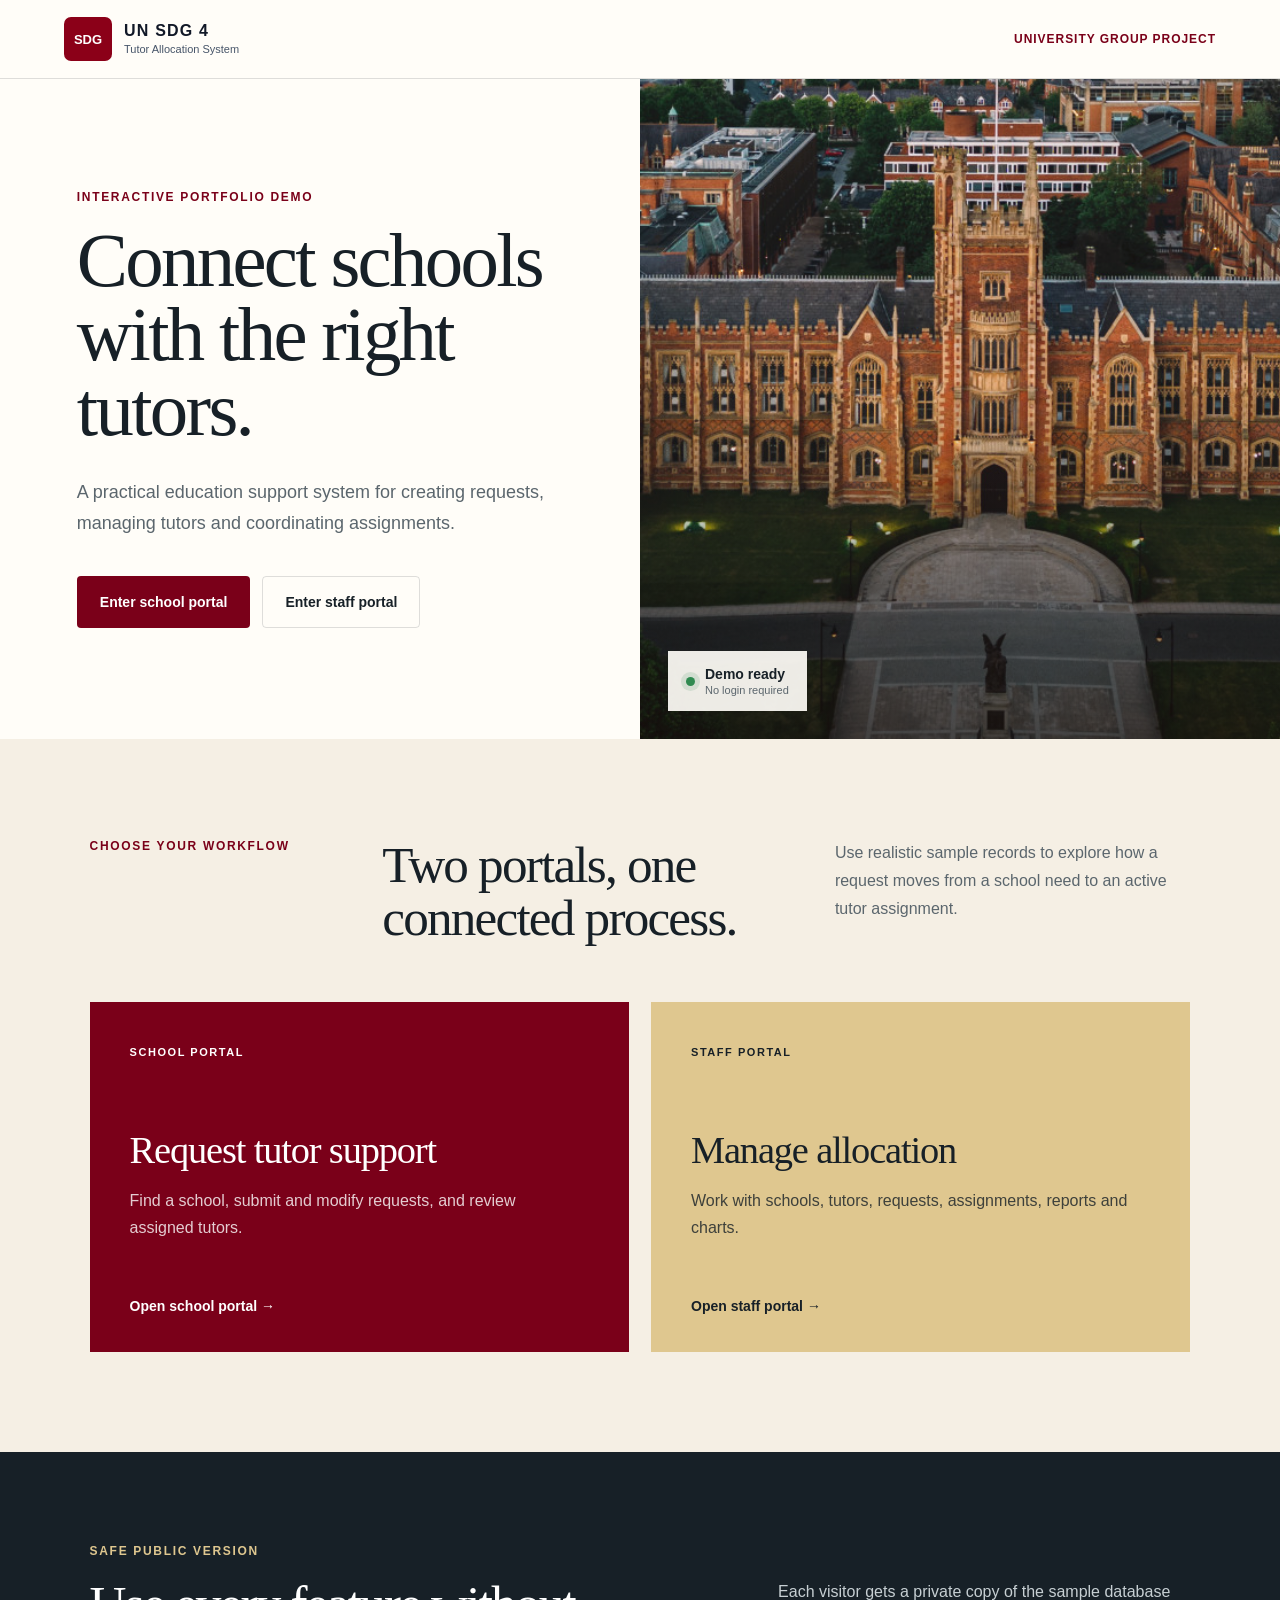
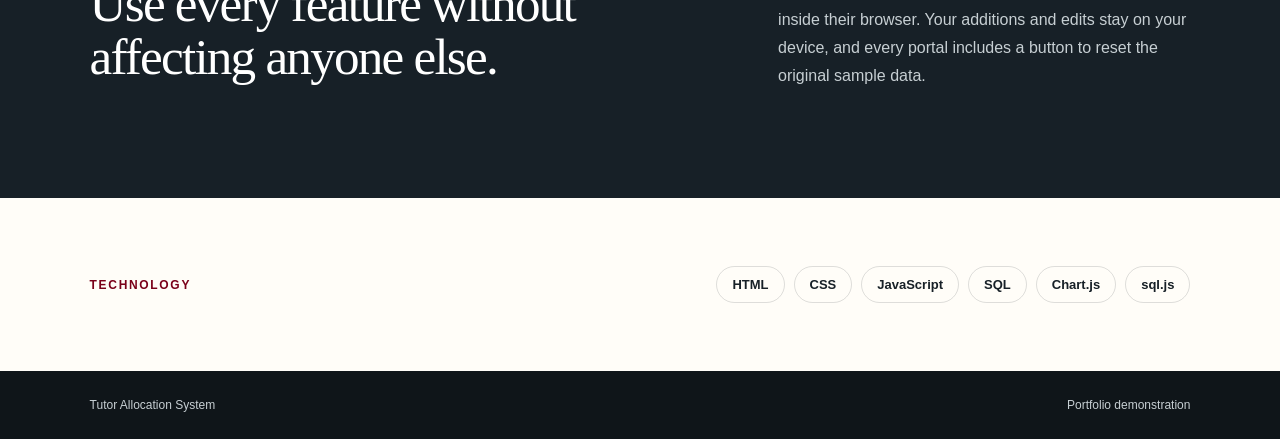
<file: BITCNI-Tutor-Allocation/public/demo/index.html>
<!DOCTYPE html>
<html lang="en">
<head>
  <meta charset="UTF-8">
  <meta name="viewport" content="width=device-width, initial-scale=1.0">
  <meta name="description" content="Interactive portfolio demo of the BITCNI Tutor Allocation System.">
  <title>Tutor Allocation System</title>
  <link rel="icon" href="favicon.ico">
  <link rel="stylesheet" href="GeneralCSS/portfolio.css">
</head>
<body>
  <header class="topbar">
    <a class="brand" href="index.html"
   aria-label="UN SDG 4 Tutor Allocation System home">

  <span class="brand-mark" aria-hidden="true"
        style="
          display: grid;
          place-items: center;
          width: 48px;
          height: 44px;
          min-width: 48px;
          padding: 0;
          overflow: hidden;
          box-sizing: border-box;
          background: #8b0018;
          color: white;
          border-radius: 7px;
          font-family: 'Segoe UI', Arial, sans-serif;
          font-size: 13px;
          font-weight: 800;
          line-height: 1;
          letter-spacing: 0;
        ">
    SDG
  </span>

  <span style="display: flex; flex-direction: column; gap: 2px;">
    <strong style="
      font-family: 'Trebuchet MS', 'Segoe UI', Arial, sans-serif;
      font-size: 16px;
      font-weight: 800;
      letter-spacing: 1.2px;
      line-height: 1.1;
      color: #111827;
    ">
      UN SDG 4
    </strong>

    <small style="
      font-family: 'Segoe UI', Arial, sans-serif;
      font-size: 11px;
      line-height: 1.2;
      color: #475569;
    ">
      Tutor Allocation System
    </small>
  </span>
</a>
    <span class="project-label">University group project</span>
  </header>

  <main>
    <section class="hero">
      <div class="hero-copy">
        <p class="eyebrow">Interactive portfolio demo</p>
        <h1>Connect schools with the right tutors.</h1>
        <p class="summary">A practical education support system for creating requests, managing tutors and coordinating assignments.</p>
        <div class="actions">
          <a class="button primary" href="school/index.html">Enter school portal</a>
          <a class="button secondary" href="staff/index.html">Enter staff portal</a>
        </div>
      </div>
      <div class="hero-image">
        <img src="Images/lanyon 1600 x 575 .jpg" alt="Aerial view of the Lanyon Building at Queen's University Belfast">
        <div class="status-card"><span aria-hidden="true"></span><strong>Demo ready</strong><small>No login required</small></div>
      </div>
    </section>

    <section class="portal-section">
      <div class="section-heading">
        <p class="eyebrow">Choose your workflow</p>
        <h2>Two portals, one connected process.</h2>
        <p>Use realistic sample records to explore how a request moves from a school need to an active tutor assignment.</p>
      </div>
      <div class="portal-grid">
        <a class="portal-card school" href="school/index.html">
          <span>School portal</span>
          <h3>Request tutor support</h3>
          <p>Find a school, submit and modify requests, and review assigned tutors.</p>
          <strong>Open school portal →</strong>
        </a>
        <a class="portal-card staff" href="staff/index.html">
          <span>Staff portal</span>
          <h3>Manage allocation</h3>
          <p>Work with schools, tutors, requests, assignments, reports and charts.</p>
          <strong>Open staff portal →</strong>
        </a>
      </div>
    </section>

    <section class="demo-note">
      <div><p class="eyebrow">Safe public version</p><h2>Use every feature without affecting anyone else.</h2></div>
      <p>Each visitor gets a private copy of the sample database inside their browser. Your additions and edits stay on your device, and every portal includes a button to reset the original sample data.</p>
    </section>

    <section class="stack">
      <p class="eyebrow">Technology</p>
      <ul aria-label="Project technologies"><li>HTML</li><li>CSS</li><li>JavaScript</li><li>SQL</li><li>Chart.js</li><li>sql.js</li></ul>
    </section>
  </main>

  <footer><span>Tutor Allocation System</span><span>Portfolio demonstration</span></footer>
</body>
</html>
</file>
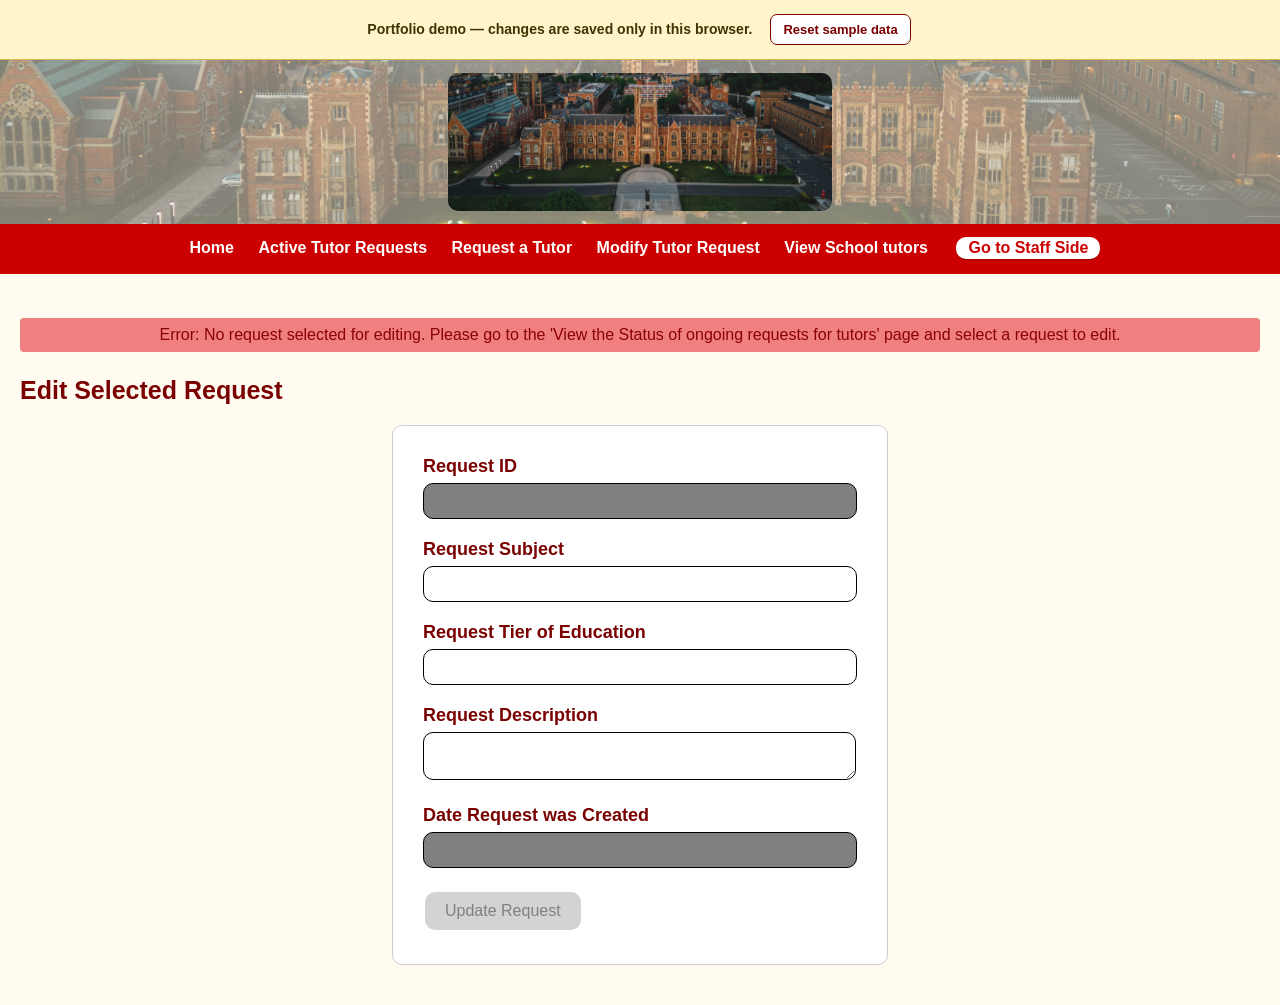
<file: BITCNI-Tutor-Allocation/public/demo/school/edit_request.html>
<!DOCTYPE html>
<html lang="en">

<head>
    <meta charset="UTF-8">
    <meta name="viewport" content="width=device-width, initial-scale=1.0">
    <title>School Home Page</title>
    <link href="../GeneralCSS/Style.css" rel="stylesheet" />

    <style>

    </style>

</head>

<body>
    <!-- banner containing image -->
    <div class="banner" style="text-align: center;">
        <img src="../Images/lanyon 1600 x 575 .jpg" alt="lanyon banner image">
    </div>

    <br>

    <div class="nav">
        <a href="index.html">Home</a> 
        <a href="my_requests.html">Active Tutor Requests</a> 
        <a href="submit_request.html">Request a Tutor</a> 
        <a href="edit_request.html">Modify Tutor Request</a> 
        <a href="my_tutor.html">View School tutors</a>
        <a class="nav-switch" href="../staff/index.html">Go to Staff Side</a>
    </div>

    <div class="main">


        <!-- Table shall be populated with request selected on previous page to be edited -->
        <div id="tableRequestToEdit">


        </div>
        <br>
        <!--Feedback messages to be presented to the user or their browser-->
        <div id="message"></div>

        <br>

        <h3>Edit Selected Request</h3>

        <form id="editForm">

            <div class="form-row">
                <label for="editRequestID">Request ID</label>
                <input type="text" id="editRequestID" class="readOnly" readonly>
                <!-- readonly, requestID cannot be edited -->
            </div>

            <div class="form-row">
                <label for="editRequestSubject">Request Subject</label>
                <input type="text" id="editRequestSubject">
            </div>

            <div class="form-row">
                <label for="editRequestTier">Request Tier of Education</label>
                <input type="text" id="editRequestTier">
            </div>

            <div class="form-row">
                <label for="editRequestDescription">Request Description</label>
                <textarea id="editRequestDescription" row="5" cols="50"></textarea>
            </div>

            <div class="form-row">
                <label for="editRequestDate">Date Request was Created</label>
                <input type="text" id="editRequestDate" readonly> <!-- readonly, requestOpenDate cannot be edited -->
            </div>

            <button type="submit" id="submitEditButton" class="readOnly">Update Request</button>
        </form>

    </div>

    <script src="../vendor/sqljs/sql-wasm.js"></script>
    <script src="../js/browser-db.js"></script>
    <script src="../js/main.js"></script>

    <script>

        // assighn variables to elements 
        const messageOutput = document.querySelector("#message");
        const tableRequestToEdit = document.querySelector("#tableRequestToEdit");
        const submitEditButton = document.querySelector("#submitEditButton");

        submitEditButton.disabled = true; // disable submitEditButton by default, shall be enabled when a request to edit has been passed to this page 

        //ensure that page has loaded before running the code below 
        document.addEventListener("DOMContentLoaded", async () => {

            resetEditForm(); // reset edit form
            resetTableRequestToEdit(); // reset table containing details of request to edit 

            // reset message div before running validation
            resetFeedbackMessage();

            let requestToEdit = getEditRequestSelection(); //get requestToEdit 

            if (!requestToEdit) { // if no requestToEdit is returned, print error message 
                resetFeedbackMessage();
                messageOutput.classList.add("errorMessage");
                messageOutput.textContent = "Error: No request selected for editing. Please go to the 'View the Status of ongoing requests for tutors' page and select a request to edit.";
                submitEditButton.disabled = true //disable submit button 
                return; // exit script 
            }

            // get string to apply in fields in table and edit field 
            requestToEdit.requestSubjectName = await getRequestSubjectName(requestToEdit); 
            requestToEdit.requestEduLevel = await getRequestEduLevel(requestToEdit);

            // if this point is reached, a valid request was found
            resetFeedbackMessage();
            messageOutput.classList.add("feedbackMessage");
            messageOutput.textContent = "Request loaded successfully. You may now edit the details below.";

            populateRequestToEditTable(requestToEdit, tableRequestToEdit); // pass request to edit 
            populateEditForm(requestToEdit);

            submitEditButton.disabled = false; // make Update Request button usable 

        });

        // Update the selected request in the database with the details currently in the form fields.
        document.querySelector("#editForm").addEventListener("submit", async (event) => {

            event.preventDefault(); // prevent default form submission behaviour

            const updatedRequest = {
                requestID: Number(document.querySelector("#editRequestID").value),
                requestSubjectName: document.querySelector("#editRequestSubject").value.trim(),
                requestEduLevel: document.querySelector("#editRequestTier").value.trim(),
                requestDescription: document.querySelector("#editRequestDescription").value.trim(),
                requestOpenDate: document.querySelector("#editRequestDate").value
            };

            // Validate the updated request details before attempting to update the database. TODO 
            const validateEditMessage = validateRequestEdit(updatedRequest); // check updated request details are valid 

            if (validateEditMessage !== null) { // if updated request details are not valid, print message and exit function 
                resetFeedbackMessage();
                messageOutput.classList.add("errorMessage");
                messageOutput.textContent = validateEditMessage;
                return; // exit function, will not attempt to update database 
            }

            // create SQL query to update request in DB, will need to determine the subjectID of written subject name given in the editted request when submitted 
            const updateRequestSQL = `
                UPDATE tblRequest
                SET 
                    requestEduLevel = '${updatedRequest.requestEduLevel}', 
                    requestDescription = '${updatedRequest.requestDescription}',
                    subjectID = (
                        SELECT subjectID 
                        FROM tblSubject 
                        WHERE subjectName = '${updatedRequest.requestSubjectName}'
                    )
                WHERE requestID = ${updatedRequest.requestID};
            `;

            // send SQL query to database and await response
            const result = await runWriteSQL(updateRequestSQL);

            if (result) { // if update was successful, print success message and reset form and table 
                resetFeedbackMessage();
                messageOutput.classList.add("feedbackMessage");
                messageOutput.textContent = "Request updated successfully.";

                // Refresh the table with the updated values
                resetTableRequestToEdit();
                populateRequestToEditTable(updatedRequest, tableRequestToEdit)
                return;
            } else { // if update was not successful, print error message 
                resetFeedbackMessage();
                messageOutput.classList.add("errorMessage");
                messageOutput.textContent = "Unable to update the request. Please try again.";
            }

        });

        const populateRequestToEditTable = (requestToEdit, tableRequestToEdit) => {

            //create table element 
            const requestTable = document.createElement("table");

            // CREATE TABLE HEADER 

            //create table header row
            const requestHeaderRow = document.createElement("tr");

            //create and populate header row cells 

            // Request ID column 
            const requestIDHeader = document.createElement("th");
            requestIDHeader.textContent = "Request ID";
            requestHeaderRow.appendChild(requestIDHeader);

            // Request Subject column 
            const requestSubjectHeader = document.createElement("th");
            requestSubjectHeader.textContent = "Request Subject";
            requestHeaderRow.appendChild(requestSubjectHeader);

            // Request Tier of Education column 
            const requestEduLevelHeader = document.createElement("th");
            requestEduLevelHeader.textContent = "Request Tier of Education";
            requestHeaderRow.appendChild(requestEduLevelHeader);

            // Request Description column 
            const requestDescriptionHeader = document.createElement("th");
            requestDescriptionHeader.textContent = "Request Description";
            requestHeaderRow.appendChild(requestDescriptionHeader);

            // Request Date Request was Created column 
            const requestOpenDateHeader = document.createElement("th");
            requestOpenDateHeader.textContent = "Date Request was Created";
            requestHeaderRow.appendChild(requestOpenDateHeader);

            // CREATE REQUEST TABLE BODY

            // create/populate request row
            const requestRow = document.createElement("tr");

            // create/populate Request ID cell
            const requestIDCell = document.createElement("td");
            requestIDCell.textContent = requestToEdit.requestID;
            requestRow.appendChild(requestIDCell);

            // create/populate Subject cell
            const requestSubjectCell = document.createElement("td");
            requestSubjectCell.textContent = requestToEdit.requestSubjectName;
            requestRow.appendChild(requestSubjectCell);

            // create/populate Tier of Education cell
            const requestEduLevelCell = document.createElement("td");
            requestEduLevelCell.textContent = requestToEdit.requestEduLevel;
            requestRow.appendChild(requestEduLevelCell);

            // create/populate Description cell
            const requestDescriptionCell = document.createElement("td");
            requestDescriptionCell.textContent = requestToEdit.requestDescription;
            requestRow.appendChild(requestDescriptionCell);

            // create/populate Date Request was Created cell
            const requestOpenDateCell = document.createElement("td");
            requestOpenDateCell.textContent = requestToEdit.requestOpenDate;
            requestRow.appendChild(requestOpenDateCell);

            // append header row and request row to table
            requestTable.appendChild(requestHeaderRow);
            requestTable.appendChild(requestRow);

            // append table to page
            tableRequestToEdit.appendChild(requestTable);

        };

        const populateEditForm = (requestToEdit) => {

            // Copy the chosen student's data from the table into the form fields.
            document.querySelector("#editRequestID").value = requestToEdit.requestID;
            document.querySelector("#editRequestSubject").value = requestToEdit.requestSubjectName;
            document.querySelector("#editRequestTier").value = requestToEdit.requestEduLevel;
            document.querySelector("#editRequestDescription").value = requestToEdit.requestDescription;
            document.querySelector("#editRequestDate").value = requestToEdit.requestOpenDate;

        };

        const resetTableRequestToEdit = () => {
            const tableRequestToEdit = document.querySelector("#tableRequestToEdit");
            tableRequestToEdit.innerHTML = ""; // Clear the content of the table output element
        };

        const resetEditForm = () => {
            // Clear the form fields.
            const editForm = document.querySelector("#editForm");

            editForm.reset();
        };

        //function to clear feedback messages 
        const resetFeedbackMessage = () => {

            //clear error/feedback messages 
            messageOutput.textContent = "";

            //clear classes from search messages to reset internal CSS styling 
            messageOutput.classList.remove("errorMessage", "feedbackMessage");
        };

        const getRequestSubjectName = async (requestToEdit) => {

            // write sql query to get the name of the subject with subjectID number given in requestToEdit 
            const sql = `SELECT subjectName FROM tblSubject WHERE subjectID = ${Number(requestToEdit.requestSubject)}`;

            const subjectNameSQL = await runSQL(sql); // will get name of subject 

            if (subjectNameSQL && subjectNameSQL.data && subjectNameSQL.data.length > 0) { // if sql query successful
                return subjectNameSQL.data[0].subjectName; // get string containing name of subject
            }

            return null; // else return null 

        };

        // Need to get selected Request EduLevel directly due to changes on other webpages and functions 
        const getRequestEduLevel = async (requestToEdit) => {

            const sql = `SELECT requestEduLevel FROM tblRequest WHERE requestID = ${Number(requestToEdit.requestID)}`; // will get eduLevel

            const result = await runSQL(sql); // if sql query successful
            if (result && result.data && result.data.length > 0) {
                return result.data[0].requestEduLevel; // get string containing eduLevel
            }

            return null; // else return null 
        };

    </script>

</body>

</html>
</file>
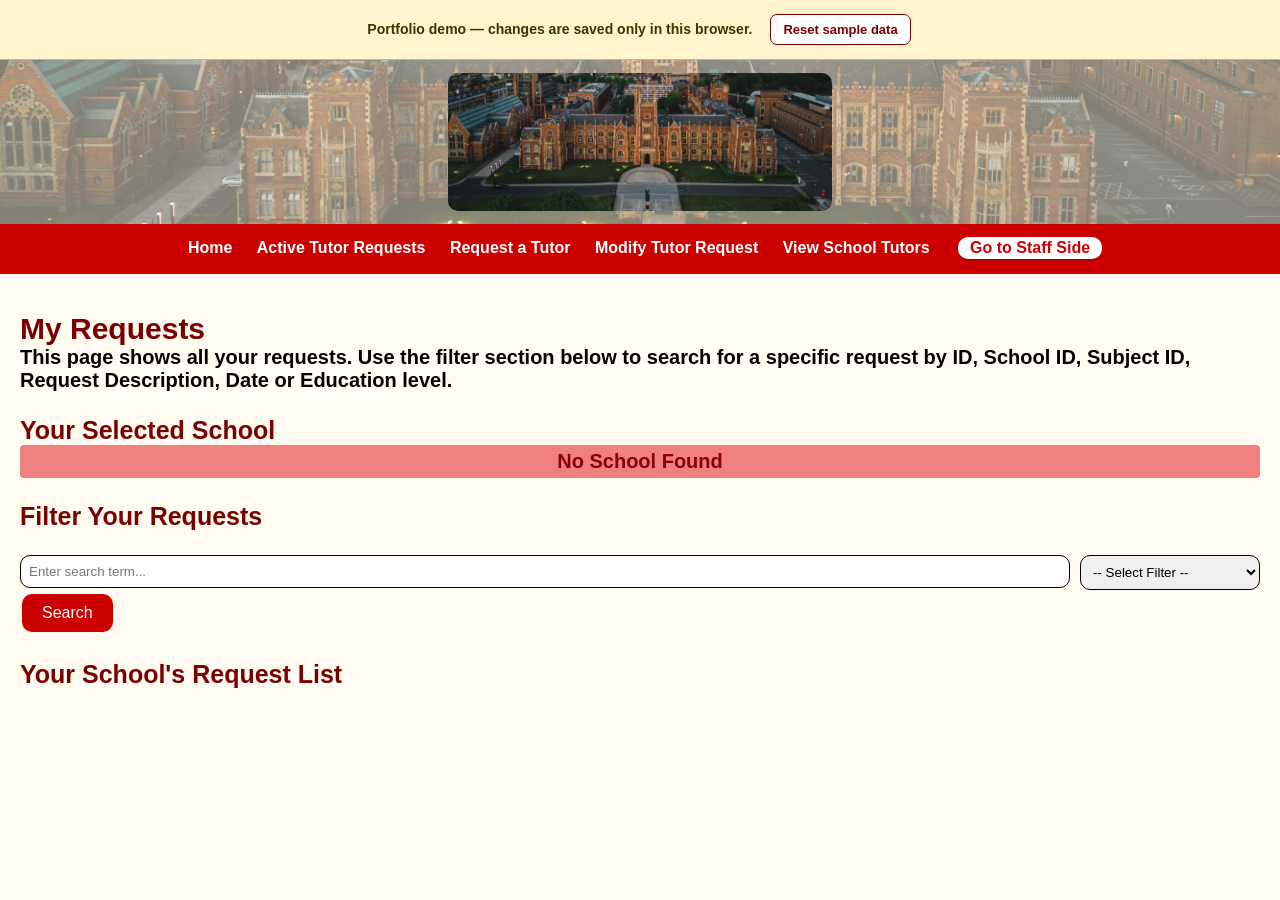
<file: BITCNI-Tutor-Allocation/public/demo/school/my_requests.html>
<!DOCTYPE html>
<html lang="en">

<head>
    <meta charset="UTF-8">
    <meta name="viewport" content="width=device-width, initial-scale=1.0">
    <title>My Requests</title>
    <link rel="stylesheet" href="../GeneralCSS/Style.css">
</head>

<body>
    <!-- ========== NAVBAR (shared component - copy from index.html) ========== -->
    <div class="banner">
        <img src="../Images/lanyon 1600 x 575 .jpg" alt="lanyon banner image">
        <h1></h1>
        <p></p>
    </div>
    <br>

    <div class="nav">
        <a href="index.html">Home</a>
        <a href="my_requests.html">Active Tutor Requests</a>
        <a href="submit_request.html">Request a Tutor</a>
        <a href="edit_request.html">Modify Tutor Request</a>
        <a href="my_tutor.html">View School Tutors</a>
        <a class="nav-switch" href="../staff/index.html">Go to Staff Side</a>
    </div>

    <br>

    <!-- Main Section -->
    <div class="main">
        <h2>My Requests</h2>
        <p>
            This page shows all your requests. Use the filter section below
            to search for a specific request by ID, School ID, Subject ID, Request Description, Date or Education level.
        </p>
        <br>
        <h3>Your Selected School</h3>
        <div id="displaySelectedRequest">
            <table class="table">
                <tr>
                    <th>School ID</th>
                    <th>School Name</th>
                    <th>School Postcode</th>
                </tr>
                <tr>
                    <td id="schID"></td>
                    <td id="nameID"></td>
                    <td id="pstCode"></td>
                </tr>
            </table>
        </div>
        <br>
        <h3>Filter Your Requests</h3>
        <br>
        <form id="filterRequestsForm">

            <!-- normal search box -->
            <div style="display: flex; width: 100%; gap: 10px;">


                <div style="flex: 1;">
                    <input type="text" id="searchInput" name="searchInput" placeholder="Enter search term..."
                        style="width: 100%; box-sizing: border-box;">

                    <input type="date" id="enterDate" name="startDate"
                        style="width: 100%; box-sizing: border-box; display: none;">

                    <select id="eduLevelInput" name="eduLevelInput" style="width:100%; display: none;">
                        <option value="">-- Select Status --</option>
                        <option value="Primary">Primary</option>
                        <option value="Secondary">Secondary</option>
                        <option value="Tertiary">Tertiary</option>
                        <option value="Other">Other</option>
                    </select>
                </div>


                <select id="searchBy" name="searchBy" onchange="toggleStatusField()" style="width: 180px;">
                    <option value="">-- Select Filter --</option>
                    <option value="requestID">Request ID</option>
                    <option value="schoolID">School ID</option>
                    <option value="subjectID">Subject ID</option>
                    <option value="requestDescription">Request Description</option>
                    <option value="requestDateCreated">Request Date Created</option>
                    <option value="requestEduLevel">Education Level</option>
                </select>

                <!-- date range fields -->

            </div>

            <button type="submit" class="button">Search</button>

        </form>


        <br>
        <h3>Your School's Request List</h3>
        <br>
        <div id="divID"></div>
    </div>
    <script src="../vendor/sqljs/sql-wasm.js"></script>
    <script src="../js/browser-db.js"></script>
    <script src="../js/main.js"></script>
    <script>

        //this code is for the search form, it will build the sql query based on the selected filter and input value, then it will print the result in the table below
        const params = new URLSearchParams(window.location.search);
        const selectedSchoolID = Number(params.get("schoolID"));
        console.log("schoolID from URL =", selectedSchoolID);

        //display the slected school request----------------------------------------------------------------------------------------------------------------------------------------
        const getSchoolDetails = async (schoolID) => {
            const sql = `
            SELECT schoolID, schoolName, schoolPostcode
            FROM tblSchool
            where schoolID = ${schoolID};
            `;

            const result = await runSQL(sql);

            if (!result || !result.data || result.data.length === 0) {
                return null;
            }
            return result.data[0];

        };


        async function displayRequest() {

            const school = getSchoolSelection();

            if (!school) {
                document.getElementById("displaySelectedRequest").innerHTML =
                    "<p class='errorMessage'>No School Found</p>"; return;
            }

            document.getElementById("schID").textContent = school.schoolID;
            document.getElementById("nameID").textContent = school.schoolName;
            document.getElementById("pstCode").textContent = school.schoolPostcode;

        }



        document.addEventListener("DOMContentLoaded", () => {

            function loadRequests() {
                const searchBy = document.getElementById("searchBy").value;
                const searchInput = document.getElementById("searchInput").value.trim();
                const enterDate = document.getElementById("enterDate").value;
                const eduLevelInput = document.getElementById("eduLevelInput").value;
                let sql = `SELECT * FROM tblRequest WHERE schoolID =${selectedSchoolID}`;

                if (searchBy === "requestDateCreated" && enterDate !== "") {
                    sql += ` AND ${searchBy} = '${enterDate}'`;
                }
                else if (searchBy === "requestEduLevel" && eduLevelInput !== "") {
                    sql += ` AND requestEduLevel = '${eduLevelInput}'`;
                }
                else if (searchBy !== "" && searchInput !== "") {
                    if (searchBy === "requestID" || searchBy === "schoolID" || searchBy === "subjectID") {
                        sql += ` AND ${searchBy} = ${searchInput}`;
                    }
                    else {
                        sql += ` AND ${searchBy} LIKE '%${searchInput}%'`;
                    }
                }
                sql += " ORDER BY requestID ASC;";
                printTablePages(sql, 5, true, "#divID")
            }

            displayRequest();

            loadRequests();

            document.getElementById("filterRequestsForm").addEventListener("submit", function (e) {
                e.preventDefault();
                loadRequests();
            });

            document.getElementById("divID").addEventListener("click", function (event) {
                const clickedRow = event.target.closest("tr");
                const requestToEdit = {
                    requestID: Number(clickedRow.cells[0].textContent.trim()),
                    requestSubject: clickedRow.cells[1].textContent.trim(),
                    requestEduLevel: clickedRow.cells[2].textContent.trim(),
                    requestDescription: clickedRow.cells[3].textContent.trim(),
                    requestOpenDate: clickedRow.cells[4].textContent.trim(),
                };
                console.log("saving request object:", requestToEdit);

                saveEditRequestSelection(requestToEdit);

                console.log("saved value:", sessionStorage.getItem("selectedRequest"));
                window.location.href = "edit_request.html";

            });
        });








        //this function will toggle the search status dropdown and dates based on the selected filter
        function toggleStatusField() {
            const searchBy = document.getElementById("searchBy").value;
            const searchInput = document.getElementById("searchInput");
            const eduLevelInput = document.getElementById("eduLevelInput");
            const enterDate = document.getElementById("enterDate");

            if (searchBy === "requestEduLevel") {
                searchInput.style.display = "none";
                eduLevelInput.style.display = "block";
                enterDate.style.display = "none";
            } else if (searchBy === "requestDateCreated") {
                searchInput.style.display = "none";
                eduLevelInput.style.display = "none";
                enterDate.style.display = "block";
            } else {
                searchInput.style.display = "block";
                eduLevelInput.style.display = "none";
                enterDate.style.display = "none";
            }
        }


    </script>

</body>

</html>
</file>
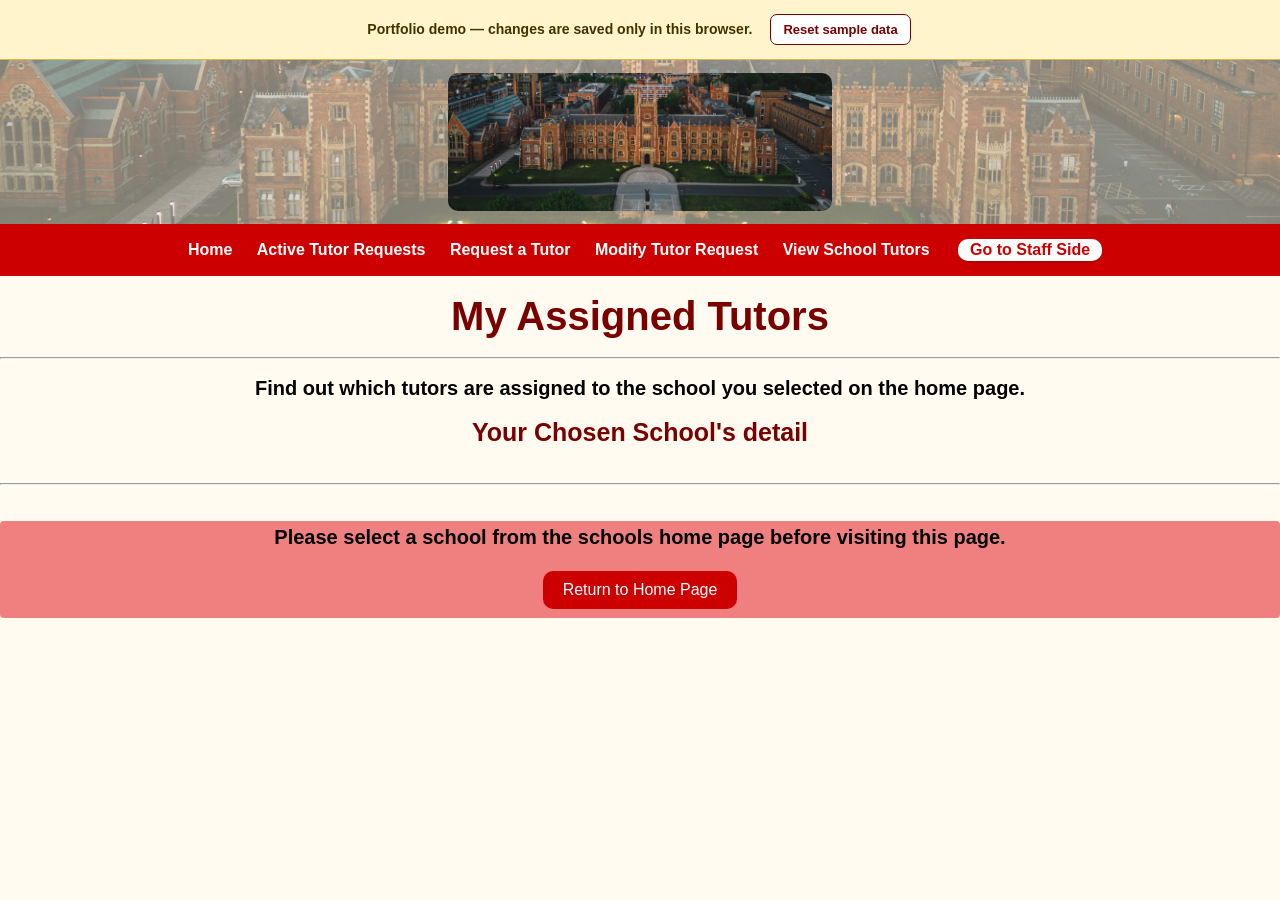
<file: BITCNI-Tutor-Allocation/public/demo/school/my_tutor.html>
<!DOCTYPE html>
<html lang="en">

<head>
    <meta charset="UTF-8">
    <meta name="viewport" content="width=device-width, initial-scale=1.0">
    <title>My Assigned Tutors</title>
    <link rel="stylesheet" href="../GeneralCSS/Style.css">
    <style>
        table {
            border-radius: 0px;
        }

        th {
            background-color: lightgray;
            color: black;
        }

        td {
            padding: 0px 3px;
        }

        #tablebox {
            outline: 2px black solid;
            background-color: rgba(255, 230, 0, 0.342);
            width: max-content;
            padding: 10px 0px;
            border-radius: 20px;
            margin: auto;
        }

        h1,
        h2,
        h3,
        #tablebox p {
            /*A grouped selector has comma seperator but space is used to reference elements within elements*/
            text-align: center;
        }

        #searchOptions {
            margin: auto;
            width: 80%;
        }

        .nav {
            margin-top: 0;
        }
        
        p {
            text-align: center;
        }

        dt {
      font-weight: bold;
    }

    dl {
      background-color: white;
      width: fit-content;
      margin: 0% auto;
      padding: 2%;
      margin-left: auto;
      border-radius: 20px;
    }

    #chosenSchoolDetails button {
        display: block;
        margin-left: auto;
        margin-right: auto;
    }

    #myTutors {
        display: block;
        margin-left: auto;
        margin-right: auto;
    }

    #formatOptionsDiv {
      width: 92%;
      margin: 0 auto;
      display: flex;
    }

    #formatOptionsDiv button {
         margin: 0 1%;
    }

    </style>
</head>

<body>
    <!-- ========== NAVBAR (shared component - copy from index.html) ========== -->
    <div class="banner" style="text-align: center;">
        <img src="../Images/lanyon 1600 x 575 .jpg" alt="lanyon banner image">
        <h1></h1>
        <p></p>
    </div>
    <div class="nav">
        <a href="index.html">Home</a>
        <a href="my_requests.html">Active Tutor Requests</a>
        <a href="submit_request.html">Request a Tutor</a>
        <a href="edit_request.html">Modify Tutor Request</a>
        <a href="my_tutor.html">View School Tutors</a>
        <a class="nav-switch" href="../staff/index.html">Go to Staff Side</a>
    </div>
    <!-- ========== PAGE BANNER / HERO (optional, page-specific) ========== -->
    <!--To be Completed by Ahmad-->
    <br>
    <h1>My Assigned Tutors</h1>
    <br>
    <hr>
    <br>
    <p>Find out which tutors are assigned to the school you selected on the home page.
    </p>
    <br>
    <!--Prompt a confirm message with queried school details-->

    <!--Present chosen school detail. single row table-->
    <div class="chosenSchool">
        <h3>Your Chosen School's detail</h3>
        <div id="chosenSchoolDetails"></div>
        <br>
    </div>
    <br>
    <hr>
    <br>
    <br>
    <!-- ========== MAIN CONTENT GOES HERE ========== -->
    <main>

        <!-- If CRUD page: form for create/edit goes here -->
        <!-- If View/Table page: table displaying records goes here -->
        <div id="myTutors"></div>
        <div id="feedbackDiv"></div>
        
    </main>
    <!--Assignment id and a school id two form areas a school name maps to an id
    assignment id box then display the tutors details -->

    <!--A single tutor detail complete -->


    <!--What about schools is the same as requests htmls-->
    <!-- ========== FOOTER (shared component - copy from index.html) ========== -->

    <!-- Page-specific JS at the bottom -->
    <script src="../vendor/sqljs/sql-wasm.js"></script>
    <script src="../js/browser-db.js"></script>
    <script src="../js/main.js"></script>
    <script>
        console.log("hello this works ig not?");
        //printTable("SELECT sch.schoolID AS 'School ID', sch.schoolName AS 'School Name', sch.schoolPostcode, sch.schoolEmail, sch.schoolTelephone FROM tblSchool sch WHERE sch.schoolID > 0;","#schoolAssignedTutors");


        let presentSchoolSelection = async (schoolID) => {
            let result = await runSQL(`SELECT sch.schoolID, sch.schoolName, sch.schoolPostcode,
         sch.schoolEmail, sch.schoolTelephone FROM tblSchool sch WHERE sch.schoolID = ${schoolID};`);
            let chosenSchoolElement = document.querySelector("#chosenSchoolDetails");
            chosenSchoolElement.appendChild(createObjectDl(result.data[0]));
            const button = document.createElement("button");
                button.textContent = "Choose Another School";
                button.addEventListener("click", () => {
                    window.location.href = "index.html";
                });
            chosenSchoolElement.appendChild(document.createElement("br"));
            chosenSchoolElement.appendChild(button);

        };

        document.addEventListener("DOMContentLoaded", async () => {
            //printTablePages("SELECT t.tutorID, t.tutorName, t.tutorTelephone, t.tutorEmail, t.tutorStatus, r.requestedEducationLevel FROM tblTutor t JOIN tblAssignment a ON t.tutorID = a.tutorID JOIN tblRequest r ON a.requestID = r.requestID WHERE r.schoolID = 1001;", 5,true,"#tutorTable");
            let sqlQuery = "SELECT tu.tutorId AS 'ID',CONCAT(tu.tutorFName,' ',tu.tutorLName) AS 'Tutor Name',tu.tutorEmail AS 'Email',tu.tutorTelephone AS 'Telephone',tu.tutorStatus AS 'Status',tu.tutorEduLevel AS 'Education Level' ,sub.subjectName AS 'Subject', asg.assignmentDateCreated AS 'Date Assigned', asg.assignmentDateClosed AS 'Date Closed' FROM tblAssignment asg INNER JOIN tblRequest req ON asg.requestID = req.requestID INNER JOIN tblSchool sch ON sch.schoolID = req.schoolID INNER JOIN tblTutor tu ON tu.tutorId = asg.tutorID LEFT JOIN tblSubject sub ON req.subjectID = sub.subjectID";
            let sqlQueryWhere = "";
            const schoolSelection = getSchoolSelection();
            if(schoolSelection !== null && schoolSelection.schoolID !== undefined) {
            await presentSchoolSelection(getSchoolSelection().schoolID);
            sqlQueryWhere = ` WHERE sch.schoolID = ${schoolSelection.schoolID}`;
            const myTutorsElement = document.querySelector("#myTutors");
            const header = document.createElement("h2");
            header.textContent = "My Tutors Table";
            const message = document.createElement("p");
            message.textContent = "These are the tutors that are assigned to your school.";
            const tableDiv = document.createElement("div");
            tableDiv.id = "tutorTable";
            const result = await runSQL(sqlQuery+sqlQueryWhere+";");
            const resultSuccess = await runWriteSQL(sqlQuery+sqlQueryWhere+";");
            if(result !== undefined && result.data.length > 0) {
            myTutorsElement.appendChild(header);
            myTutorsElement.appendChild(document.createElement("br"));
            myTutorsElement.appendChild(message);
            myTutorsElement.appendChild(tableDiv);
            printTablePages(sqlQuery+sqlQueryWhere+";", 10, false, "#tutorTable");
            } else if(resultSuccess === true){
                const feedbackElement = document.querySelector("#feedbackDiv");
                feedbackElement.classList.add("errorMessage");
                const message = document.createElement("p");
                message.textContent = "Your school has no assigned tutors to be displayed.";
                feedbackElement.appendChild(message);
                feedbackElement.appendChild(document.createElement("br"));
                const button = document.createElement("button");
                button.textContent = "Return to Home Page";
                button.addEventListener("click", () => {
                    window.location.href = "index.html";
                });
                feedbackElement.appendChild(button);
            } else {
                const feedbackElement = document.querySelector("#feedbackDiv");
                feedbackElement.classList.add("errorMessage");
                const message = document.createElement("p");
                message.textContent = "Error unable to fetch tutors from database";
                feedbackElement.appendChild(message);
                feedbackElement.appendChild(document.createElement("br"));
                const button = document.createElement("button");
                button.textContent = "Return to Home Page";
                button.addEventListener("click", () => {
                    window.location.href = "index.html";
                });
                feedbackElement.appendChild(button);

            }
            } else {
                const feedbackElement = document.querySelector("#feedbackDiv");
                feedbackElement.classList.add("errorMessage");
                const message = document.createElement("p");
                const button = document.createElement("button");
                button.textContent = "Return to Home Page";
                message.textContent = "Please select a school from the schools home page before visiting this page.";
                feedbackElement.appendChild(message);
                feedbackElement.appendChild(document.createElement("br"));
                feedbackElement.appendChild(button);
                button.addEventListener("click", () => {
                    window.location.href = "index.html";
                });


                console.log("No school selection found in local storage");
            }

        });
    </script>

</body>

</html>
</file>
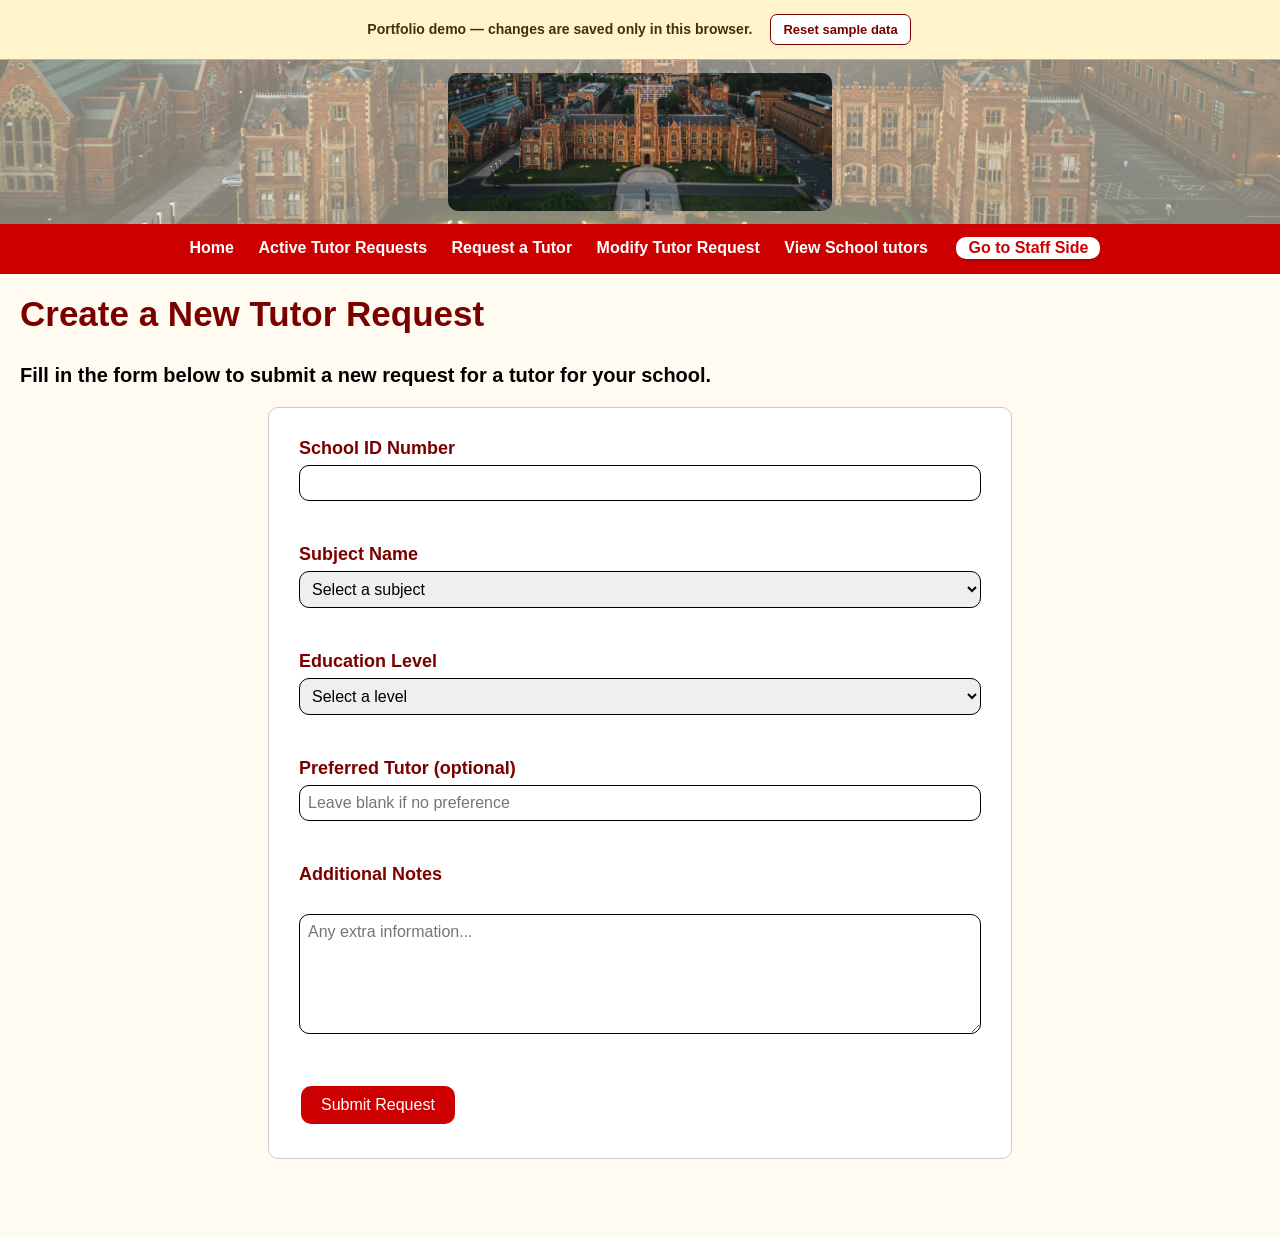
<file: BITCNI-Tutor-Allocation/public/demo/school/submit_request.html>
<!DOCTYPE html>
<html lang="en">
<head>
<meta charset="UTF-8">
<meta name="viewport" content="width=device-width, initial-scale=1.0">
<title>Submit Request</title>
<link rel="stylesheet" href="../GeneralCSS/Style.css">
<style>
h1 {
  font: bold 35px Arial, sans-serif;
  color: #7a0000;
  margin: 20px 0 10px 20px;
}

#submitRequestForm {
  width: 60%;
  margin: 20px auto;
  background-color: #ffffff;
  border: 1px solid #cccccc;
  border-radius: 10px;
  padding: 30px;
}

.form-row {
  margin-bottom: 20px;
}

.form-row label {
  display: block;
  margin-bottom: 6px;
  font: bold 18px Arial, sans-serif;
  color: #7a0000;
}

.form-row input,
.form-row select,
.form-row textarea {
  width: 100%;
  padding: 8px;
  border: 1px solid black;
  border-radius: 10px;
  font-size: 16px;
  box-sizing: border-box;
}

.form-row textarea {
  height: 120px;
  resize: vertical;
}

.form-actions {
  margin-top: 20px;
  display: flex;
  gap: 10px;
  align-items: center;
}

.form-actions a {
  color: #cc0000;
  font: bold 16px Arial, sans-serif;
  text-decoration: none;
  padding: 0 10px;
}

.form-actions a:hover {
  text-decoration: underline;
}

#message {
  margin-top: 15px;
  font: bold 16px Arial, sans-serif;
  color: #cc0000;
}
</style>
</head>

<body>

<!-- banner containing image -->
<div class="banner" style="text-align: center;">
<img src="../Images/lanyon 1600 x 575 .jpg" alt="lanyon banner image">
</div>
<br>

<!-- Nav bar -->
<div class="nav">
        <a href="index.html">Home</a> 
        <a href="my_requests.html">Active Tutor Requests</a> 
        <a href="submit_request.html">Request a Tutor</a> 
        <a href="edit_request.html">Modify Tutor Request</a> 
        <a href="my_tutor.html">View School tutors</a>
        <a class="nav-switch" href="../staff/index.html">Go to Staff Side</a>
    </div>

<h1>Create a New Tutor Request</h1>

<div class="main">
<p>Fill in the form below to submit a new request for a tutor for your school.</p>

<form id="submitRequestForm">

  <div class="form-row">
    <label for="schoolID">School ID Number</label>
    <input type="number" id="schoolID" name="schoolID" required>
  </div>
  <br>

  <div class="form-row">
    <label for="subjectID">Subject Name</label>
    <select id="subjectID" name="subjectID" required>
      <option value="">Select a subject</option>
    </select>
  </div>
  <br>

  <div class="form-row">
    <label for="educationLevel">Education Level</label>
    <select id="educationLevel" name="educationLevel" required>
      <option value="">Select a level</option>
      <option value="Primary">Primary</option>
      <option value="Secondary">Secondary</option>
      <option value="Tertiary">Tertiary</option>
      <option value="Other">Other</option>
    </select>
  </div>
  <br>

  <div class="form-row">
    <label for="preferred-tutor">Preferred Tutor (optional)</label>
    <input type="text" id="preferred-tutor" name="preferredTutor" placeholder="Leave blank if no preference">
  </div>
  <br>

  <div class="form-row">
    <label for="notes">Additional Notes</label><br>
    <textarea id="notes" name="notes" placeholder="Any extra information..."></textarea>
  </div>
  <br>

  <button type="submit">Submit Request</button>


</form>
<br>

<div id="message" class="message"></div>

</div>

<script src="../vendor/sqljs/sql-wasm.js"></script>
<script src="../js/browser-db.js"></script>
<script src="../js/main.js"></script>
<script>
const escapeSqlValue = (value) => String(value).replace(/'/g, "''").trim();

const setMessage = (text, isError = false) => {
  const message = document.querySelector("#message");
  if (!message) {
    return;
  }

  message.textContent = text;
  message.style.color = isError ? "#cc0000" : "#0a6b2d";
};

const getSelectedSchoolId = () => {
  if (typeof getSchoolSelection !== "function") {
    return null;
  }

  const selectedSchool = getSchoolSelection();
  return selectedSchool?.schoolID ?? null;
};

const loadSubjects = async () => {
  const subjectSelect = document.querySelector("#subjectID");
  if (!subjectSelect) {
    return;
  }

  try {
    const result = await runSQL(
      "SELECT subjectID, subjectName FROM tblSubject ORDER BY subjectName ASC;"
    );

    if (result.error) {
      throw new Error(result.error);
    }

    subjectSelect.innerHTML = '<option value="">Select a subject</option>';

    for (const subject of result.data || []) {
      if (subject.subjectName && subject.subjectName.toLowerCase() === "mathhh") {
        continue;
      }

      const option = document.createElement("option");
      option.value = subject.subjectID;
      option.textContent = subject.subjectName;
      subjectSelect.appendChild(option);
    }
  } catch (error) {
    subjectSelect.innerHTML = '<option value="">Subjects could not be loaded</option>';
    setMessage(`Subjects could not be loaded: ${error.message}`, true);
  }
};

document.addEventListener("DOMContentLoaded", () => {
  const form = document.querySelector("#submitRequestForm");
  const schoolIdInput = document.querySelector("#schoolID");

  if (!form) {
    return;
  }

  const selectedSchoolId = getSelectedSchoolId();
  if (selectedSchoolId && schoolIdInput) {
    schoolIdInput.value = selectedSchoolId;
  }

  loadSubjects();

  form.addEventListener("submit", async (event) => {
    event.preventDefault();

    const schoolID = document.querySelector("#schoolID").value.trim();
    const subjectID = document.querySelector("#subjectID").value;
    const educationLevel = document.querySelector("#educationLevel").value;
    const preferredTutor = document.querySelector("#preferred-tutor").value.trim();
    const notes = document.querySelector("#notes").value.trim();

    if (!schoolID || !subjectID || !educationLevel) {
      setMessage("Please complete the school, subject, and education level fields.", true);
      return;
    }

    const descriptionParts = [];
    if (preferredTutor) {
      descriptionParts.push(`Preferred tutor: ${preferredTutor}`);
    }
    if (notes) {
      descriptionParts.push(notes);
    }

    const requestDescription = descriptionParts.length > 0
      ? descriptionParts.join(" | ")
      : "No additional notes provided.";

    setMessage("Submitting request...");

    try {
      const schoolCheckResult = await runSQL(
        `SELECT schoolID FROM tblSchool WHERE schoolID = ${Number(schoolID)} LIMIT 1;`
      );

      if (schoolCheckResult.error) {
        throw new Error(schoolCheckResult.error);
      }

      if (!schoolCheckResult.data || schoolCheckResult.data.length === 0) {
        throw new Error("No school was found with that School ID.");
      }

      const safeDescription = escapeSqlValue(requestDescription);

      const insertSql = `
        INSERT INTO tblRequest (schoolID, subjectID, requestEduLevel, requestDescription, requestDateCreated)
        VALUES (${Number(schoolID)}, ${Number(subjectID)}, '${escapeSqlValue(educationLevel)}', '${safeDescription}', CURDATE());
      `;

      const insertResult = await runSQL(insertSql.trim());

      if (insertResult?.error) {
        throw new Error(insertResult.error);
      }

      if (insertResult && insertResult.success === false) {
        throw new Error("The request could not be saved.");
      }

      form.reset();
      if (selectedSchoolId && schoolIdInput) {
        schoolIdInput.value = selectedSchoolId;
      }

      setMessage("Request submitted successfully.");
    } catch (error) {
      setMessage(`Request could not be submitted: ${error.message}`, true);
    }
  });
});
</script>
</body>
</html>
</file>
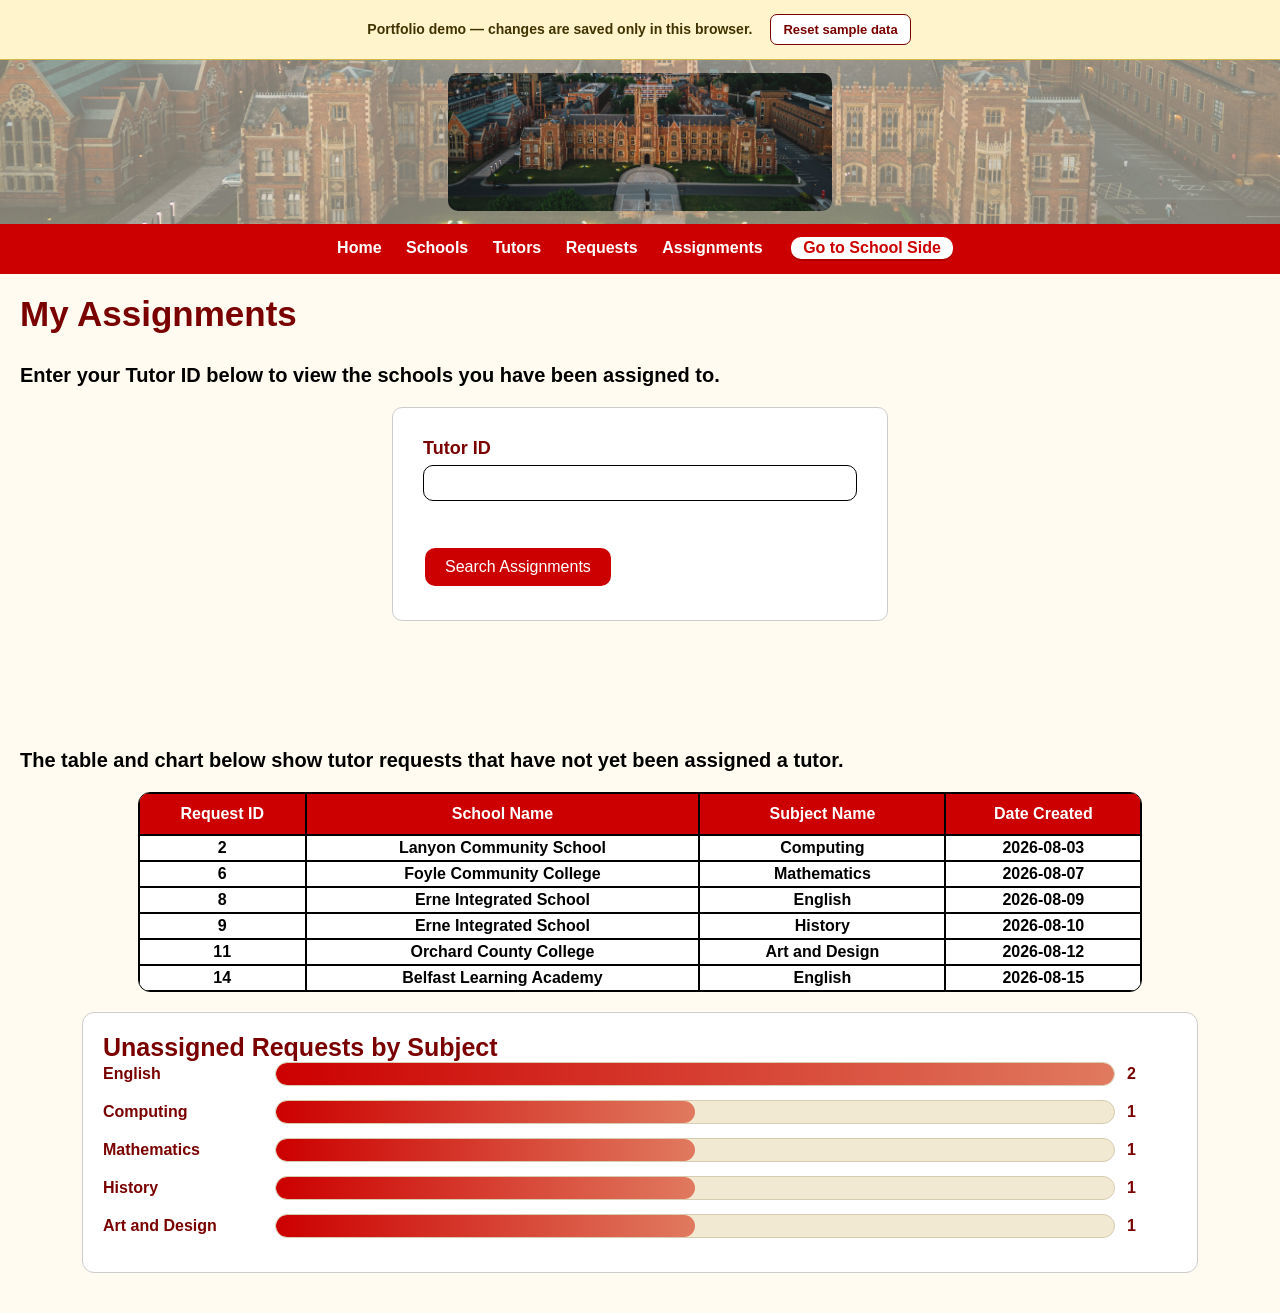
<file: BITCNI-Tutor-Allocation/public/demo/staff/assignments.html>
<!DOCTYPE html>
<html lang="en">
<head>
<meta charset="UTF-8">
<meta name="viewport" content="width=device-width, initial-scale=1.0">
<title>My Assignments</title>
<link rel="stylesheet" href="../GeneralCSS/Style.css">
<style>
  h1 {
  font: bold 35px Arial, sans-serif;
  color: #7a0000;
  margin: 20px 0 10px 20px;
}

#searchAssignmentsForm {
  width: 40%;
  margin: 20px auto;
  background-color: #ffffff;
  border: 1px solid #cccccc;
  border-radius: 10px;
  padding: 30px;
}

.form-row {
  margin-bottom: 20px;
}

.form-row label {
  display: block;
  margin-bottom: 6px;
  font: bold 18px Arial, sans-serif;
  color: #7a0000;
}

.form-row input {
  width: 100%;
  padding: 8px;
  border: 1px solid black;
  border-radius: 10px;
  font-size: 16px;
  box-sizing: border-box;
}

#tableOutput {
  margin: 20px auto;
  width: 90%;
}

#tableOutput p,
#unassignedRequestsOutput p,
#unassignedChart p {
  font: italic 16px Arial, sans-serif;
  color: #555555;
  margin-bottom: 10px;
  text-align: center;
}

.report-section {
  margin-top: 40px;
}

.report-section h2 {
  margin-bottom: 10px;
}

#unassignedRequestsOutput {
  margin: 20px auto;
  width: 90%;
}

.pagination-controls {
  display: flex;
  justify-content: center;
  align-items: center;
  gap: 12px;
  margin-top: 16px;
}

.pagination-status {
  font: bold 16px Arial, sans-serif;
  color: #7a0000;
}

#unassignedChart {
  width: 90%;
  margin: 20px auto;
  padding: 20px;
  background-color: #ffffff;
  border: 1px solid #cccccc;
  border-radius: 12px;
}

.chart-row {
  display: grid;
  grid-template-columns: 160px 1fr 50px;
  gap: 12px;
  align-items: center;
  margin-bottom: 14px;
}

.chart-label,
.chart-value {
  font: bold 16px Arial, sans-serif;
  color: #7a0000;
}

.chart-bar-track {
  width: 100%;
  height: 24px;
  background-color: #f1e9d2;
  border-radius: 999px;
  overflow: hidden;
  border: 1px solid #d7ccb0;
}

.chart-bar-fill {
  height: 100%;
  background: linear-gradient(90deg, #cc0000, #e07a5f);
  border-radius: 999px;
}

#message {
  margin-top: 15px;
  font: bold 16px Arial, sans-serif;
  color: #cc0000;
  text-align: center;
}
</style>

</head>

<body>

<!-- banner containing image -->
<div class="banner" style="text-align: center;">
<img src="../Images/lanyon 1600 x 575 .jpg" alt="lanyon banner image">
</div>
<br>

<!-- Nav bar -->
<div class="nav">
  <a href="index.html">Home</a>
  <a href="schools.html">Schools</a>
  <a href="tutors.html">Tutors</a>
  <a href="requests.html">Requests</a>
  <a href="assignments.html">Assignments</a>
  <a class="nav-switch" href="../school/index.html">Go to School Side</a>
</div>

<h1>My Assignments</h1>

<div class="main">
<p>Enter your Tutor ID below to view the schools you have been assigned to.</p>

<form id="searchAssignmentsForm">
  <div class="form-row">
    <label for="tutorID">Tutor ID</label>
    <input type="number" id="tutorID" required>
  </div>
  <br>
  <button type="submit">Search Assignments</button>
</form>
<br>

<!-- Table populated via JS by querying tblAssignment -->
<div id="tableOutput"></div>
<br>

<div id="message" class="message"></div>

<div class="report-section">
  <p>The table and chart below show tutor requests that have not yet been assigned a tutor.</p>
  <div id="unassignedRequestsOutput"></div>
  <div id="unassignedChart"></div>
</div>

</div>

<script src="../vendor/sqljs/sql-wasm.js"></script>
<script src="../js/browser-db.js"></script>
<script src="../js/main.js"></script>
<script>
const setMessage = (text, isError = false) => {
  const message = document.querySelector("#message");
  if (!message) {
    return;
  }

  message.textContent = text;
  message.style.color = isError ? "#cc0000" : "#0a6b2d";
};

const runSQLSafe = async (sql) => {
  try {
    return await window.executeDemoSQL(sql);
  } catch (error) {
    return { error: error.message };
  }
};

const runFirstSuccessfulQuery = async (queries) => {
  let lastError = null;

  for (const sql of queries) {
    const result = await runSQLSafe(sql.trim());

    if (!result?.error) {
      return result;
    }

    lastError = result.error;
  }

  return { error: lastError || "No query variant succeeded." };
};

const UNASSIGNED_REQUESTS_PER_PAGE = 20;
let unassignedRequestsData = [];
let currentUnassignedPage = 1;

const renderAssignmentsTable = (assignments) => {
  const tableOutput = document.querySelector("#tableOutput");
  tableOutput.innerHTML = "";

  if (!assignments || assignments.length === 0) {
    tableOutput.innerHTML = "<p>No assignments are currently recorded for this Tutor ID.</p>";
    return;
  }

  const table = document.createElement("table");
  const headerRow = document.createElement("tr");
  const headers = [
    "Assignment ID",
    "Request ID",
    "School Name",
    "School Postcode",
    "Subject Name",
    "Education Level",
    "Description",
    "Date Created"
  ];

  for (const headerText of headers) {
    const th = document.createElement("th");
    th.textContent = headerText;
    headerRow.appendChild(th);
  }

  table.appendChild(headerRow);

  for (const assignment of assignments) {
    const row = document.createElement("tr");
    const values = [
      assignment.assignmentID,
      assignment.requestID,
      assignment.schoolName,
      assignment.schoolPostcode,
      assignment.subjectName,
      assignment.requestEduLevel,
      assignment.requestDescription || "Not provided",
      assignment.requestDateCreated
    ];

    for (const value of values) {
      const td = document.createElement("td");
      td.textContent = value ?? "Not provided";
      row.appendChild(td);
    }

    table.appendChild(row);
  }

  tableOutput.appendChild(table);
};

const renderUnassignedRequestsTable = (requests, page = 1) => {
  const output = document.querySelector("#unassignedRequestsOutput");
  output.innerHTML = "";

  if (!requests || requests.length === 0) {
    output.innerHTML = "<p>No unassigned requests were found.</p>";
    return;
  }

  const totalPages = Math.ceil(requests.length / UNASSIGNED_REQUESTS_PER_PAGE);
  const safePage = Math.min(Math.max(page, 1), totalPages);
  const startIndex = (safePage - 1) * UNASSIGNED_REQUESTS_PER_PAGE;
  const pageRows = requests.slice(startIndex, startIndex + UNASSIGNED_REQUESTS_PER_PAGE);

  const table = document.createElement("table");
  const headerRow = document.createElement("tr");
  const headers = [
    "Request ID",
    "School Name",
    "Subject Name",
    "Date Created"
  ];

  for (const headerText of headers) {
    const th = document.createElement("th");
    th.textContent = headerText;
    headerRow.appendChild(th);
  }

  table.appendChild(headerRow);

  for (const request of pageRows) {
    const row = document.createElement("tr");
    const values = [
      request.requestID,
      request.schoolName,
      request.subjectName,
      request.requestDateCreated
    ];

    for (const value of values) {
      const td = document.createElement("td");
      td.textContent = value ?? "Not provided";
      row.appendChild(td);
    }

    table.appendChild(row);
  }

  output.appendChild(table);

  if (totalPages > 1) {
    const controls = document.createElement("div");
    controls.className = "pagination-controls";

    const previousButton = document.createElement("button");
    previousButton.type = "button";
    previousButton.textContent = "Previous";
    previousButton.disabled = safePage === 1;
    previousButton.addEventListener("click", () => {
      currentUnassignedPage = safePage - 1;
      renderUnassignedRequestsTable(unassignedRequestsData, currentUnassignedPage);
    });

    const status = document.createElement("span");
    status.className = "pagination-status";
    status.textContent = `Page ${safePage} of ${totalPages}`;

    const nextButton = document.createElement("button");
    nextButton.type = "button";
    nextButton.textContent = "Next";
    nextButton.disabled = safePage === totalPages;
    nextButton.addEventListener("click", () => {
      currentUnassignedPage = safePage + 1;
      renderUnassignedRequestsTable(unassignedRequestsData, currentUnassignedPage);
    });

    controls.appendChild(previousButton);
    controls.appendChild(status);
    controls.appendChild(nextButton);
    output.appendChild(controls);
  }
};

const renderUnassignedChart = (requests) => {
  const chartOutput = document.querySelector("#unassignedChart");
  chartOutput.innerHTML = "";

  if (!requests || requests.length === 0) {
    chartOutput.innerHTML = "<p>No chart data is available.</p>";
    return;
  }

  const countsBySubject = {};
  for (const request of requests) {
    const subject = request.subjectName || "Unknown";
    countsBySubject[subject] = (countsBySubject[subject] || 0) + 1;
  }

  const chartTitle = document.createElement("h3");
  chartTitle.textContent = "Unassigned Requests by Subject";
  chartOutput.appendChild(chartTitle);

  const sortedEntries = Object.entries(countsBySubject).sort((a, b) => b[1] - a[1]);
  const maxCount = sortedEntries[0][1];

  for (const [subject, count] of sortedEntries) {
    const row = document.createElement("div");
    row.className = "chart-row";

    const label = document.createElement("div");
    label.className = "chart-label";
    label.textContent = subject;

    const track = document.createElement("div");
    track.className = "chart-bar-track";

    const fill = document.createElement("div");
    fill.className = "chart-bar-fill";
    fill.style.width = `${(count / maxCount) * 100}%`;
    track.appendChild(fill);

    const value = document.createElement("div");
    value.className = "chart-value";
    value.textContent = count;

    row.appendChild(label);
    row.appendChild(track);
    row.appendChild(value);
    chartOutput.appendChild(row);
  }
};

const loadUnassignedRequestsReport = async () => {
  const unassignedSql = `
    SELECT
      r.requestID,
      s.schoolName,
      sub.subjectName,
      r.requestDateCreated
    FROM tblRequest r
    LEFT JOIN tblAssignment a ON r.requestID = a.requestID
    INNER JOIN tblSchool s ON r.schoolID = s.schoolID
    INNER JOIN tblSubject sub ON r.subjectID = sub.subjectID
    WHERE a.assignmentID IS NULL
    ORDER BY r.requestDateCreated ASC;
  `;

  try {
    const result = await runSQLSafe(unassignedSql.trim());

    if (result.error) {
      throw new Error(result.error);
    }

    unassignedRequestsData = result.data;
    currentUnassignedPage = 1;
    renderUnassignedRequestsTable(unassignedRequestsData, currentUnassignedPage);
    renderUnassignedChart(result.data);
  } catch (error) {
    document.querySelector("#unassignedRequestsOutput").innerHTML =
      `<p>Unassigned requests could not be loaded: ${error.message}</p>`;
    document.querySelector("#unassignedChart").innerHTML =
      "<p>The chart could not be displayed.</p>";
  }
};

document.addEventListener("DOMContentLoaded", () => {
  const form = document.querySelector("#searchAssignmentsForm");
  loadUnassignedRequestsReport();

  form.addEventListener("submit", async (event) => {
    event.preventDefault();

    const tutorID = document.querySelector("#tutorID").value.trim();
    if (!tutorID) {
      setMessage("Please enter a tutor ID before searching.", true);
      return;
    }

    setMessage("Searching assignments...");

    try {
      const assignmentQueries = [
        `
          SELECT
            a.assignmentID,
            r.requestID,
            s.schoolName,
            s.schoolPostcode,
            sub.subjectName,
            r.requestEduLevel,
            r.requestDescription,
            r.requestDateCreated
          FROM tblAssignment a
          INNER JOIN tblRequest r ON a.requestID = r.requestID
          INNER JOIN tblSchool s ON r.schoolID = s.schoolID
          INNER JOIN tblSubject sub ON r.subjectID = sub.subjectID
          WHERE a.tutorID = ${Number(tutorID)}
          ORDER BY r.requestDateCreated DESC;
        `,
        `
          SELECT
            a.assignmentID,
            r.requestID,
            s.schoolName,
            s.schoolPostcode,
            sub.subjectName,
            r.requestEduLevel,
            r.requestDescription,
            r.requestDateCreated
          FROM tblAssignment a
          INNER JOIN tblRequest r ON a.requestID = r.requestID
          INNER JOIN tblSchool s ON r.schoolID = s.schoolID
          INNER JOIN tblSubject sub ON r.subjectID = sub.subjectID
          WHERE a.tutorId = ${Number(tutorID)}
          ORDER BY r.requestDateCreated DESC;
        `
      ];

      const result = await runFirstSuccessfulQuery(assignmentQueries);

      if (result.error) {
        throw new Error(result.error);
      }

      renderAssignmentsTable(result.data);

      if (!result.data || result.data.length === 0) {
        setMessage("No assignments are currently recorded for this Tutor ID.", true);
      } else {
        setMessage(`Found ${result.data.length} assignment(s).`);
      }
    } catch (error) {
      document.querySelector("#tableOutput").innerHTML = "";
      setMessage(`Assignments could not be loaded: ${error.message}`, true);
    }
  });
});
</script>
</body>
</html>
</file>
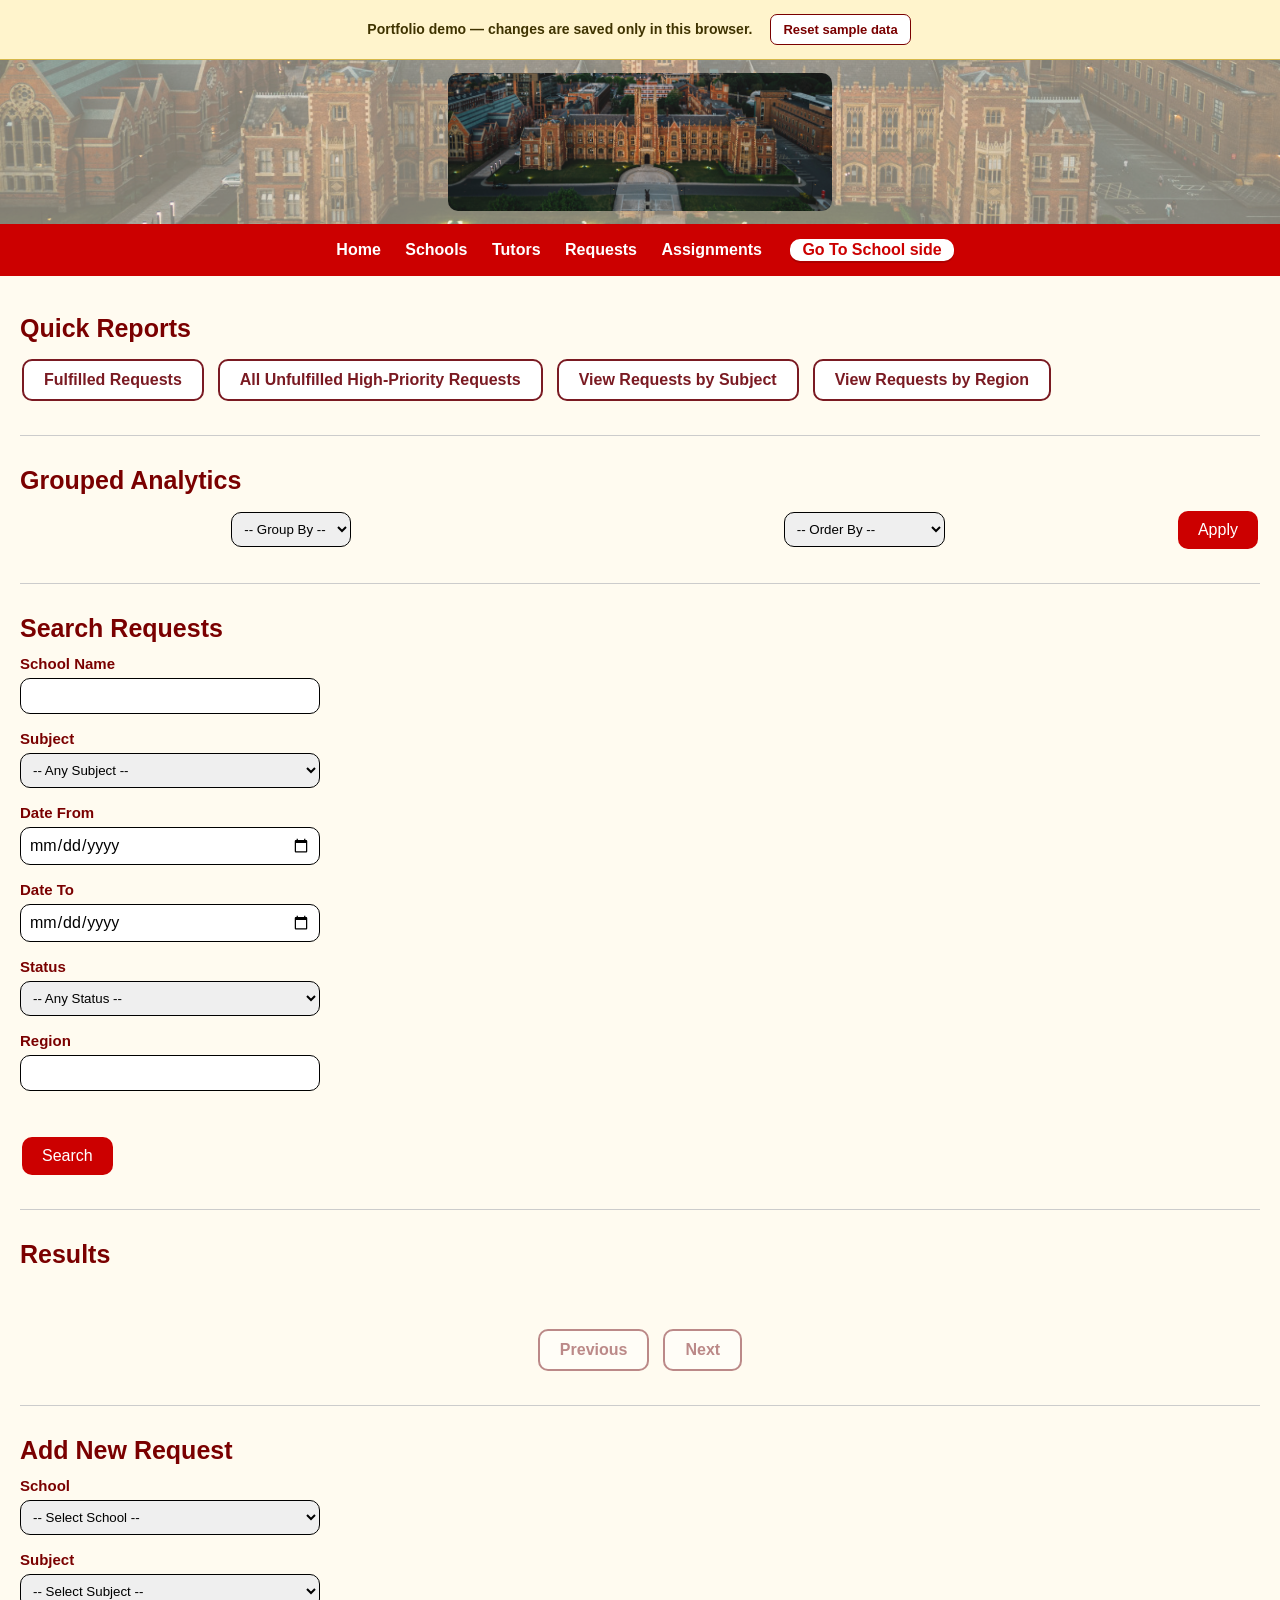
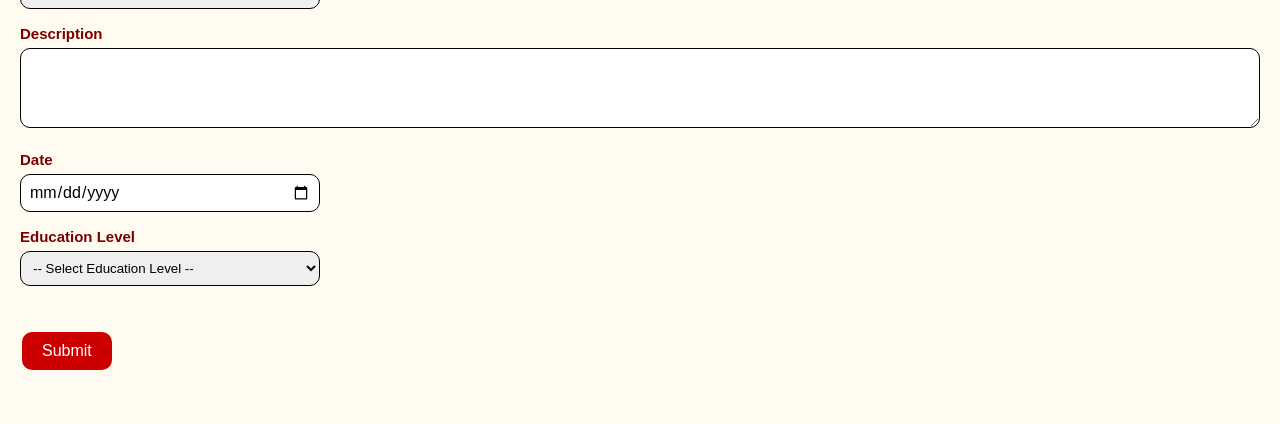
<file: BITCNI-Tutor-Allocation/public/demo/staff/requests.html>
<!DOCTYPE html>
<html lang="en">
<head>
  <meta charset="UTF-8">
  <meta name="viewport" content="width=device-width, initial-scale=1.0">
  <title>Requests</title>
  <link rel="stylesheet" href="../GeneralCSS/Style.css">
  <style>
    #report-buttons,
    #query-dropdowns,
    #parameterized-search,
    #results,
    #request-form {
      margin-bottom: 30px;
      padding-bottom: 30px;
      border-bottom: 1px solid #cccccc;
    }

    #request-form {
      border-bottom: none;
      margin-bottom: 0;
    }

    h3 {
      margin-bottom: 12px;
    }

    #report-buttons {
      display: flex;
      flex-wrap: wrap;
      gap: 10px;
    }

    #query-dropdowns {
      display: flex;
      align-items: center;
      gap: 10px;
      flex-wrap: wrap;
    }

    .form-row {
      margin-bottom: 16px;
    }

    .form-row label {
      display: block;
      font-weight: bold;
      margin-bottom: 6px;
      font-size: 15px;
    }

    .form-row input[type="text"],
    .form-row input[type="date"],
    .form-row select,
    .form-row textarea {
      width: 300px;
      max-width: 100%;
      margin: 0;
    }

    .form-row textarea {
      width: 100%;
      min-height: 80px;
      resize: vertical;
    }

    #apply_feedback,
    #search_feedback,
    #form_feedback,
    #results_feedback {
      font: normal 14px Arial, sans-serif;
      margin: 8px 0;
      min-height: 18px;
    }

    #report-buttons button,
    #prev,
    #next {
      background-color: #ffffff;
      color: #7a1a22;
      border: 2px solid #7a1a22;
      font-weight: bold;
    }

    #report-buttons button:hover,
    #prev:hover,
    #next:hover {
      background-color: #f5e6e7;
    }

    #report-buttons button.active {
      background-color: #7a1a22;
      color: #ffffff;
    }

    button:disabled {
      opacity: 0.5;
      cursor: not-allowed;
    }

    #results {
      display: flex;
      flex-direction: column;
      align-items: center;
    }

    #results_table {
      width: 100%;
    }

    #results_table:empty {
      display: none;
    }

    #results_feedback {
      text-align: center;
    }

    #results .pagination {
      display: flex;
      gap: 10px;
      margin-top: 10px;
    }
    .nav {
      margin-top: 0;
    }
  </style>
</head>
<body>
    <div class="banner" style="text-align: center;">
      <img src="../Images/lanyon 1600 x 575 .jpg" alt="lanyon banner image">
    </div>

    <div class="nav">
      <a href="index.html">Home</a>
      <a href="schools.html">Schools</a>
      <a href="tutors.html">Tutors</a>
      <a href="requests.html">Requests</a>
      <a href="assignments.html">Assignments</a>
      <a class="nav-switch" href="../school/index.html">Go To School side</a>
    </div>
    <br>

    <main class="main">
      <h3>Quick Reports</h3>
      <div id="report-buttons">
        <button id="fulfilled_requests">Fulfilled Requests</button>
        <button id="unfulfilled_requests_high_priority">All Unfulfilled High-Priority Requests</button>
        <button id="requests_by_subject">View Requests by Subject</button>
        <button id="requests_by_region">View Requests by Region</button>
      </div>

      <h3>Grouped Analytics</h3>
      <div id="query-dropdowns">
        <select id="group">
          <option value="">-- Group By --</option>
          <option value="subject">Subject</option>
          <option value="region">Region</option>
          <option value="status">Status</option>
        </select>

        <select id="order">
          <option value="">-- Order By --</option>
          <option value="school_name">Alphabetical</option>
          <option value="request_count">Number of Requests</option>
        </select>

        <p id="apply_feedback"></p>
        <button id="apply">Apply</button>
      </div>

      <h3>Search Requests</h3>
      <div id="parameterized-search">
        <div class="form-row">
          <label for="school_search">School Name</label>
          <input type="text" id="school_search" maxlength="100">
        </div>

        <div class="form-row">
          <label for="subject_search">Subject</label>
          <select id="subject_search">
            <option value="">-- Any Subject --</option>
          </select>
        </div>

        <div class="form-row">
          <label for="date_from_search">Date From</label>
          <input type="date" id="date_from_search">
        </div>

        <div class="form-row">
          <label for="date_to_search">Date To</label>
          <input type="date" id="date_to_search">
        </div>

        <div class="form-row">
          <label for="status_search">Status</label>
          <select id="status_search">
            <option value="">-- Any Status --</option>
            <option value="fulfilled">Fulfilled</option>
            <option value="unfulfilled">Unfulfilled</option>
          </select>
        </div>

        <div class="form-row">
          <label for="region_search">Region</label>
          <input type="text" id="region_search" maxlength="100">
        </div>

        <p id="search_feedback"></p>
        <button id="search">Search</button>
      </div>

      <h3>Results</h3>
      <div id="results">
        <p id="results_feedback"></p>
        <table id="results_table"></table>
        <div class="pagination">
          <button id="prev">Previous</button>
          <button id="next">Next</button>
        </div>
      </div>

      <h3 id="request_form_heading">Add New Request</h3>
      <div id="request-form">
        <div class="form-row">
          <label for="school_form">School</label>
          <select id="school_form" required>
            <option value="">-- Select School --</option>
          </select>
        </div>

        <div class="form-row">
          <label for="subject_form">Subject</label>
          <select id="subject_form" required>
            <option value="">-- Select Subject --</option>
          </select>
        </div>

        <div class="form-row">
          <label for="description_form">Description</label>
          <textarea id="description_form" maxlength="500"></textarea>
        </div>

        <div class="form-row">
          <label for="date_form">Date</label>
          <input type="date" id="date_form" required>
        </div>

        <div class="form-row">
          <label for="edu_level_form">Education Level</label>
          <select id="edu_level_form" required>
            <option value="">-- Select Education Level --</option>
            <option value="Primary">Primary</option>
            <option value="Secondary">Secondary</option>
            <option value="Tertiary">Tertiary</option>
            <option value="Other">Other</option>
          </select>
        </div>

        <p id="form_feedback"></p>
        <button id="submit_request">Submit</button>
        <button id="cancel_edit" type="button" style="display: none;">Cancel</button>
      </div>
    </main>

  <script src="../vendor/sqljs/sql-wasm.js"></script>
  <script src="../js/browser-db.js"></script>
  <script src="../js/main.js"></script>

  <script>
    document.addEventListener("DOMContentLoaded", async () => {
      // -------------------- DOM References --------------------
      const prevButton = document.getElementById("prev")
      const nextButton = document.getElementById("next")

      const resultsTable = document.getElementById("results_table")
      const resultsFeedback = document.getElementById("results_feedback")

      const requestFormHeading = document.getElementById("request_form_heading")
      const submitRequestButton = document.getElementById("submit_request")
      const cancelEditButton = document.getElementById("cancel_edit")
      const formFeedback = document.getElementById("form_feedback")

      const schoolForm = document.getElementById("school_form")
      const subjectForm = document.getElementById("subject_form")
      const descriptionForm = document.getElementById("description_form")
      const dateForm = document.getElementById("date_form")
      const eduLevelForm = document.getElementById("edu_level_form")

      const subjectSearchDropdown = document.getElementById("subject_search")
      const schoolSearchInput = document.getElementById("school_search")
      const dateFromSearchInput = document.getElementById("date_from_search")
      const dateToSearchInput = document.getElementById("date_to_search")
      const statusSearchDropdown = document.getElementById("status_search")
      const regionSearchInput = document.getElementById("region_search")
      const searchFeedback = document.getElementById("search_feedback")

      const groupDropdown = document.getElementById("group")
      const orderDropdown = document.getElementById("order")
      const applyButton = document.getElementById("apply")
      const applyFeedback = document.getElementById("apply_feedback")
      const searchButton = document.getElementById("search")

      const fulfilledRequestsButton = document.getElementById("fulfilled_requests")
      const unfulfilledHighPriorityButton = document.getElementById("unfulfilled_requests_high_priority")
      const requestsBySubjectButton = document.getElementById("requests_by_subject")
      const requestsByRegionButton = document.getElementById("requests_by_region")

      // -------------------- State --------------------
      const today = new Date().toISOString().split("T")[0]
      let offset = 0
      let currentQuery = ""
      let editingRequestID = null
      let currentRequestRows = []
      let isSearchMode = false

      // -------------------- SQL Strings --------------------
      const schoolsQuery = "SELECT schoolID, schoolName FROM tblSchool"
      const subjectsQuery = "SELECT subjectID, subjectName FROM tblSubject"

      const fulfilledRequestsQuery = `
        SELECT s.schoolName, sub.subjectName, r.requestDateCreated, a.assignmentDateCreated
        FROM tblRequest AS r
        JOIN tblAssignment AS a ON r.requestID = a.requestID
        JOIN tblSchool AS s ON r.schoolID = s.schoolID
        JOIN tblSubject AS sub ON r.subjectID = sub.subjectID
        ORDER BY r.requestDateCreated DESC, r.requestID DESC
      `

      const unfulfilledHighPriorityQuery = `
        SELECT r.requestID, s.schoolName, sub.subjectName, r.requestDateCreated, d.deprivationRank
        FROM tblRequest AS r
        LEFT JOIN tblAssignment AS a ON r.requestID = a.requestID
        JOIN tblSchool AS s ON r.schoolID = s.schoolID
        JOIN tblSubject AS sub ON r.subjectID = sub.subjectID
        JOIN tblDeprivation AS d ON s.SOAcode = d.SOACode
        WHERE a.requestID IS NULL AND d.deprivationRank > 400
        ORDER BY d.deprivationRank DESC, r.requestDateCreated DESC, r.requestID DESC
      `

      const requestsBySubjectQuery = `
        SELECT sub.subjectName, COUNT(*) AS totalRequests
        FROM tblRequest AS r
        JOIN tblSubject AS sub ON r.subjectID = sub.subjectID
        GROUP BY sub.subjectName
        ORDER BY totalRequests DESC
      `

      const requestsByRegionQuery = `
        SELECT reg.regionName, COUNT(*) AS totalRequests
        FROM tblRequest AS r
        JOIN tblSchool AS s ON r.schoolID = s.schoolID
        JOIN tblDeprivation AS d ON s.SOAcode = d.SOACode
        JOIN tblRegion AS reg ON d.regionCode = reg.regionCode
        GROUP BY reg.regionName
        ORDER BY totalRequests DESC
      `

      // -------------------- Reusable Functions --------------------
      const setActiveReport = (buttonId) => {
        document.querySelectorAll("#report-buttons button").forEach((btn) => {
          btn.classList.toggle("active", btn.id === buttonId)
        })
      }

      const loadSearchPage = async () => {
        const paginatedSearchQuery = cleanSQL(`${currentQuery} LIMIT 10 OFFSET ${offset}`)
        const searchResult = await runSQL(paginatedSearchQuery)

        currentRequestRows = searchResult && searchResult.data ? searchResult.data : []
        renderSearchResults(currentRequestRows)
      }

      const runReport = async (sql) => {
        currentQuery = cleanSQL(sql)
        resultsTable.innerHTML = ""

        await printTable(`${currentQuery} LIMIT 10 OFFSET ${offset}`, "#results_table")

        const totalRows = resultsTable.querySelectorAll("tr").length
        const dataRowCount = Math.max(0, totalRows - 1)

        if (dataRowCount === 0) {
          resultsFeedback.style.color = "#666"
          resultsFeedback.textContent = "No matching results found"
        } else {
          resultsFeedback.textContent = ""
        }

        prevButton.disabled = offset === 0
        nextButton.disabled = dataRowCount < 10
      }

      const resetEditMode = () => {
        editingRequestID = null
        formFeedback.textContent = ""
        dateForm.min = today
        cancelEditButton.style.display = "none"
        requestFormHeading.textContent = "Add New Request"
        submitRequestButton.textContent = "Submit"
        schoolForm.value = ""
        subjectForm.value = ""
        descriptionForm.value = ""
        dateForm.value = ""
        eduLevelForm.value = ""
      }

      const enterEditMode = (row) => {
        editingRequestID = row.requestID
        dateForm.min = ""
        cancelEditButton.style.display = "inline-block"
        requestFormHeading.textContent = "Edit Request"
        submitRequestButton.textContent = "Update"
        schoolForm.value = row.schoolID
        subjectForm.value = row.subjectID
        descriptionForm.value = row.requestDescription
        dateForm.value = row.requestDateCreated
        eduLevelForm.value = row.requestEduLevel
      }

      const renderSearchResults = (rows) => {
        resultsTable.innerHTML = ""

        if (rows.length === 0) {
          resultsFeedback.style.color = "#666"
          resultsFeedback.textContent = "No matching results found"
          prevButton.disabled = offset === 0
          nextButton.disabled = true
          return
        }

        resultsFeedback.textContent = ""

        const headerRow = document.createElement("tr")

        const schoolHeader = document.createElement("th")
        schoolHeader.textContent = "School"
        headerRow.appendChild(schoolHeader)

        const subjectHeader = document.createElement("th")
        subjectHeader.textContent = "Subject"
        headerRow.appendChild(subjectHeader)

        const descriptionHeader = document.createElement("th")
        descriptionHeader.textContent = "Description"
        headerRow.appendChild(descriptionHeader)

        const dateHeader = document.createElement("th")
        dateHeader.textContent = "Date"
        headerRow.appendChild(dateHeader)

        const eduLevelHeader = document.createElement("th")
        eduLevelHeader.textContent = "Education Level"
        headerRow.appendChild(eduLevelHeader)

        const actionsHeader = document.createElement("th")
        actionsHeader.textContent = "Actions"
        headerRow.appendChild(actionsHeader)

        resultsTable.appendChild(headerRow)

        rows.forEach((row) => {
          const dataRow = document.createElement("tr")

          const schoolCell = document.createElement("td")
          schoolCell.textContent = row.schoolName
          dataRow.appendChild(schoolCell)

          const subjectCell = document.createElement("td")
          subjectCell.textContent = row.subjectName
          dataRow.appendChild(subjectCell)

          const descriptionCell = document.createElement("td")
          descriptionCell.textContent = row.requestDescription
          dataRow.appendChild(descriptionCell)

          const dateCell = document.createElement("td")
          dateCell.textContent = row.requestDateCreated
          dataRow.appendChild(dateCell)

          const eduLevelCell = document.createElement("td")
          eduLevelCell.textContent = row.requestEduLevel
          dataRow.appendChild(eduLevelCell)

          const actionsCell = document.createElement("td")

          const editButton = document.createElement("button")
          editButton.textContent = "Edit"
          editButton.style.marginRight = "8px"
          editButton.addEventListener("click", () => {
            enterEditMode(row)
          })

          const deleteButton = document.createElement("button")
          deleteButton.textContent = "Delete"
          deleteButton.addEventListener("click", async () => {
            const confirmed = confirm("Are you sure you want to delete this request?")
            if (!confirmed) {
              return
            }

            const deleteAssignmentQuery = cleanSQL(`
              DELETE FROM tblAssignment
              WHERE requestID = ${row.requestID}
            `)

            const deleteQuery = cleanSQL(`
              DELETE FROM tblRequest
              WHERE requestID = ${row.requestID}
            `)

            try {
              const deleteAssignmentOk = await runWriteSQL(deleteAssignmentQuery)
              console.log("DELETE ASSIGNMENT OK:", deleteAssignmentOk)

              const deleteOk = await runWriteSQL(deleteQuery)
              console.log("DELETE REQUEST OK:", deleteOk)

              if (!deleteOk) {
                resultsFeedback.style.color = "red"
                resultsFeedback.textContent = "Something went wrong, please try again"
                return
              }

              if (editingRequestID === row.requestID) {
                resetEditMode()
              }

              resultsFeedback.style.color = "green"
              resultsFeedback.textContent = "Request deleted successfully"

              const paginatedCurrentQuery = cleanSQL(`${currentQuery} LIMIT 10 OFFSET ${offset}`)
              const refreshedResult = await runSQL(paginatedCurrentQuery)
              currentRequestRows = refreshedResult && refreshedResult.data ? refreshedResult.data : []

              renderSearchResults(currentRequestRows)
            } catch (error) {
              resultsFeedback.style.color = "red"
              resultsFeedback.textContent = "Something went wrong, please try again"
              console.log(error)
            }
          })

          actionsCell.appendChild(editButton)
          actionsCell.appendChild(deleteButton)
          dataRow.appendChild(actionsCell)

          resultsTable.appendChild(dataRow)
        })

        prevButton.disabled = offset === 0
        nextButton.disabled = rows.length < 10
      }

      // -------------------- Initial Setup --------------------
      dateForm.min = today
      prevButton.disabled = true
      nextButton.disabled = true

      // -------------------- Dropdown Population --------------------
      const schoolsResult = await runSQL(schoolsQuery)
      const subjectsResult = await runSQL(subjectsQuery)

      if (schoolsResult && schoolsResult.data && schoolsResult.data.length > 0) {
        schoolsResult.data.forEach((element) => {
          const option = document.createElement("option")
          option.value = element.schoolID
          option.textContent = element.schoolName
          schoolForm.appendChild(option)
        })
      }

      if (subjectsResult && subjectsResult.data && subjectsResult.data.length > 0) {
        subjectsResult.data.forEach((element) => {
          const optionForm = document.createElement("option")
          optionForm.value = element.subjectID
          optionForm.textContent = element.subjectName
          subjectForm.appendChild(optionForm)

          const optionSearch = document.createElement("option")
          optionSearch.value = element.subjectID
          optionSearch.textContent = element.subjectName
          subjectSearchDropdown.appendChild(optionSearch)
        })
      }

      cancelEditButton.addEventListener("click", () => {
        resetEditMode()
        formFeedback.textContent = ""
      })

      // -------------------- Pagination --------------------
      nextButton.addEventListener("click", async () => {
        if (currentQuery === "") return
        offset += 10

        if (isSearchMode) {
          await loadSearchPage()
        } else {
          await runReport(currentQuery)
        }
      })

      prevButton.addEventListener("click", async () => {
        if (offset >= 10) {
          offset -= 10

          if (isSearchMode) {
            await loadSearchPage()
          } else {
            await runReport(currentQuery)
          }
        }
      })

      // -------------------- Quick Reports --------------------
      fulfilledRequestsButton.addEventListener("click", async () => {
        offset = 0
        isSearchMode = false
        setActiveReport("fulfilled_requests")
        await runReport(fulfilledRequestsQuery)
      })

      unfulfilledHighPriorityButton.addEventListener("click", async () => {
        offset = 0
        isSearchMode = false
        setActiveReport("unfulfilled_requests_high_priority")
        await runReport(unfulfilledHighPriorityQuery)
      })

      requestsBySubjectButton.addEventListener("click", async () => {
        offset = 0
        isSearchMode = false
        setActiveReport("requests_by_subject")
        await runReport(requestsBySubjectQuery)
      })

      requestsByRegionButton.addEventListener("click", async () => {
        offset = 0
        isSearchMode = false
        setActiveReport("requests_by_region")
        await runReport(requestsByRegionQuery)
      })

      // -------------------- Apply Button --------------------
      applyButton.addEventListener("click", async () => {
        const groupBy = groupDropdown.value
        const orderBy = orderDropdown.value

        if (groupBy === "") {
          applyFeedback.textContent = "Please select a Group By option"
          return
        }

        applyFeedback.textContent = ""

        let selectClause = "SELECT COUNT(*) AS totalRequests"
        let joinClause = ""
        let groupClause = ""
        let orderClause = ""

        if (groupBy === "subject") {
          selectClause = "SELECT sub.subjectName, COUNT(*) AS totalRequests"
          joinClause += " JOIN tblSubject AS sub ON r.subjectID = sub.subjectID"
          groupClause = " GROUP BY sub.subjectName"

          if (orderBy === "request_count" || orderBy === "") {
            orderClause = " ORDER BY totalRequests DESC"
          } else if (orderBy === "school_name") {
            orderClause = " ORDER BY sub.subjectName ASC"
          }
        } else if (groupBy === "region") {
          selectClause = "SELECT reg.regionName, COUNT(*) AS totalRequests"
          joinClause += " JOIN tblDeprivation AS d ON s.SOAcode = d.SOACode"
          joinClause += " JOIN tblRegion AS reg ON d.regionCode = reg.regionCode"
          groupClause = " GROUP BY reg.regionName"

          if (orderBy === "request_count" || orderBy === "") {
            orderClause = " ORDER BY totalRequests DESC"
          } else if (orderBy === "school_name") {
            orderClause = " ORDER BY reg.regionName ASC"
          }
        } else if (groupBy === "status") {
          selectClause = "SELECT CASE WHEN a.AssignmentID IS NULL THEN 'Unallocated' WHEN a.assignmentDateClosed IS NULL THEN 'In Progress' ELSE 'Finished' END AS status, COUNT(*) AS totalRequests"
          joinClause += " LEFT JOIN tblAssignment AS a ON r.requestID = a.requestID"
          groupClause = " GROUP BY status"

          if (orderBy === "request_count" || orderBy === "") {
            orderClause = " ORDER BY totalRequests DESC"
          } else if (orderBy === "school_name") {
            orderClause = " ORDER BY status ASC"
          }
        }

        const applyQuery = `
          ${selectClause}
          FROM tblRequest AS r
          JOIN tblSchool AS s ON r.schoolID = s.schoolID
          ${joinClause}
          ${groupClause}
          ${orderClause}
        `

        offset = 0
        isSearchMode = false
        setActiveReport(null)
        applyButton.disabled = true

        try {
          await runReport(applyQuery)
        } finally {
          applyButton.disabled = false
        }
      })

      // -------------------- Search Button --------------------
      searchButton.addEventListener("click", async () => {
        const schoolSearch = schoolSearchInput.value.trim()
        const subjectSearch = subjectSearchDropdown.value
        const dateFrom = dateFromSearchInput.value
        const dateTo = dateToSearchInput.value
        const statusSearch = statusSearchDropdown.value
        const regionSearch = regionSearchInput.value.trim()

        if (dateFrom !== "" && dateTo !== "" && dateFrom > dateTo) {
          searchFeedback.textContent = "Date From cannot be after Date To"
          return
        }

        searchFeedback.textContent = ""

        let conditions = []
        let joinClause = "JOIN tblSchool AS s ON r.schoolID = s.schoolID JOIN tblSubject AS sub ON r.subjectID = sub.subjectID"

        if (schoolSearch !== "") {
          conditions.push(`s.schoolName LIKE '%${escapeSQL(schoolSearch)}%'`)
        }

        if (subjectSearch !== "") {
          const subjectID = parseInt(subjectSearch)
          if (!isNaN(subjectID)) {
            conditions.push(`r.subjectID = ${subjectID}`)
          }
        }

        if (dateFrom !== "") {
          conditions.push(`r.requestDateCreated >= '${dateFrom}'`)
        }

        if (dateTo !== "") {
          conditions.push(`r.requestDateCreated <= '${dateTo}'`)
        }

        if (regionSearch !== "") {
          joinClause += " JOIN tblDeprivation AS d ON s.SOAcode = d.SOACode"
          joinClause += " JOIN tblRegion AS reg ON d.regionCode = reg.regionCode"
          conditions.push(`reg.regionName LIKE '%${escapeSQL(regionSearch)}%'`)
        }

        if (statusSearch === "fulfilled") {
          joinClause += " JOIN tblAssignment AS a ON r.requestID = a.requestID"
        }

        if (statusSearch === "unfulfilled") {
          joinClause += " LEFT JOIN tblAssignment AS a ON r.requestID = a.requestID"
          conditions.push("a.requestID IS NULL")
        }

        let whereClause = ""
        if (conditions.length > 0) {
          whereClause = "WHERE " + conditions.join(" AND ")
        }

        const searchQuery = `
          SELECT
            r.requestID,
            r.schoolID,
            r.subjectID,
            r.requestDescription,
            r.requestDateCreated,
            r.requestEduLevel,
            s.schoolName,
            sub.subjectName
          FROM tblRequest AS r
          ${joinClause}
          ${whereClause}
          ORDER BY r.requestDateCreated DESC, r.requestID DESC
        `

        offset = 0
        setActiveReport(null)
        isSearchMode = true
        searchButton.disabled = true

        try {
          currentQuery = cleanSQL(searchQuery)
          await loadSearchPage()
        } finally {
          searchButton.disabled = false
        }
      })

      // -------------------- Submit Form --------------------
      submitRequestButton.addEventListener("click", async () => {
        const schoolID = parseInt(schoolForm.value)
        const subjectID = parseInt(subjectForm.value)
        const description = descriptionForm.value.trim()
        const date = dateForm.value
        const eduLevel = eduLevelForm.value

        if (isNaN(schoolID) || isNaN(subjectID) || date === "" || eduLevel === "") {
          formFeedback.style.color = "red"
          formFeedback.textContent = "Please fill in all required fields"
          return
        }

        if (editingRequestID === null && date < today) {
          formFeedback.style.color = "red"
          formFeedback.textContent = "Date cannot be in the past"
          return
        }

        submitRequestButton.disabled = true

        const insertQuery = cleanSQL(`
          INSERT INTO tblRequest (schoolID, subjectID, requestDescription, requestDateCreated, requestEduLevel)
          VALUES (${schoolID}, ${subjectID}, '${escapeSQL(description)}', '${date}', '${eduLevel}')
        `)

        const updateQuery = cleanSQL(`
          UPDATE tblRequest
          SET
            schoolID = ${schoolID},
            subjectID = ${subjectID},
            requestDescription = '${escapeSQL(description)}',
            requestDateCreated = '${date}',
            requestEduLevel = '${eduLevel}'
          WHERE requestID = ${editingRequestID}
        `)

        try {
          const wasEditing = editingRequestID !== null

          const ok = wasEditing
            ? await runWriteSQL(updateQuery)
            : await runWriteSQL(insertQuery)

          if (!ok) {
            formFeedback.style.color = "red"
            formFeedback.textContent = "Something went wrong, please try again"
            return
          }

          formFeedback.style.color = "green"
          formFeedback.textContent = wasEditing
            ? "Request updated successfully"
            : "Request submitted successfully"

          resetEditMode()

          if (wasEditing && currentQuery !== "") {
            const paginatedCurrentQuery = cleanSQL(`${currentQuery} LIMIT 10 OFFSET ${offset}`)
            const refreshedResult = await runSQL(paginatedCurrentQuery)
            currentRequestRows = refreshedResult && refreshedResult.data ? refreshedResult.data : []
            renderSearchResults(currentRequestRows)
          }
        } catch (error) {
          formFeedback.style.color = "red"
          formFeedback.textContent = "Something went wrong, please try again"
          console.log(error)
        } finally {
          submitRequestButton.disabled = false
        }
      })
    })
  </script>
</body>
</html>
</file>
<file: BITCNI-Tutor-Allocation/public/demo/GeneralCSS/portfolio.css>
:root {
  --ink: #172027;
  --muted: #5b666d;
  --paper: #fffdf8;
  --cream: #f5efe4;
  --maroon: #7a0019;
  --gold: #dfc78f;
  --line: rgba(23, 32, 39, 0.14);
}

* { box-sizing: border-box; }
html { scroll-behavior: smooth; }
body { margin: 0; background: var(--paper); color: var(--ink); font-family: Arial, Helvetica, sans-serif; }
a { color: inherit; text-decoration: none; }
.topbar {
  align-items: center;
  border-bottom: 1px solid var(--line);
  display: flex;
  justify-content: space-between;
  padding: 17px clamp(22px, 5vw, 76px);
}
.brand { align-items: center; display: flex; gap: 12px; }
.brand-mark {
  align-items: center;
  background: var(--maroon);
  border-radius: 8px 8px 8px 2px;
  color: white;
  display: flex;
  font: 700 25px Georgia, serif;
  height: 42px;
  justify-content: center;
  width: 42px;
}
.brand strong, .brand small { display: block; }
.brand strong { font-size: 15px; letter-spacing: .12em; }
.brand small { color: var(--muted); font-size: 11px; margin-top: 2px; }
.project-label { color: var(--maroon); font-size: 12px; font-weight: 800; letter-spacing: .08em; text-transform: uppercase; }

.hero { display: grid; grid-template-columns: 1fr 1fr; min-height: 660px; }
.hero-copy { align-self: center; padding: 72px clamp(28px, 6vw, 94px); }
.eyebrow { color: var(--maroon); font-size: 12px; font-weight: 800; letter-spacing: .14em; margin: 0 0 20px; text-transform: uppercase; }
h1, h2, h3, p { margin-top: 0; }
h1, h2 { font-family: Georgia, "Times New Roman", serif; font-weight: 500; letter-spacing: -.035em; }
h1 { font-size: clamp(52px, 6vw, 86px); line-height: .97; margin-bottom: 30px; }
.summary { color: var(--muted); font-size: 18px; line-height: 1.7; max-width: 620px; }
.actions { display: flex; flex-wrap: wrap; gap: 12px; margin-top: 38px; }
.button { border: 1px solid transparent; border-radius: 4px; display: inline-flex; font-size: 14px; font-weight: 800; padding: 17px 22px; }
.primary { background: var(--maroon); color: white; }
.secondary { border-color: var(--line); }
.button:focus-visible, .portal-card:focus-visible { outline: 3px solid var(--gold); outline-offset: 4px; }
.hero-image { min-height: 560px; overflow: hidden; position: relative; }
.hero-image::after { background: linear-gradient(180deg, transparent 48%, rgba(20, 12, 8, .62)); content: ""; inset: 0; position: absolute; }
.hero-image img { height: 100%; object-fit: cover; width: 100%; }
.status-card { align-items: center; background: rgba(255, 253, 248, .92); bottom: 28px; display: grid; gap: 2px 10px; grid-template-columns: auto 1fr; left: 28px; padding: 15px 18px; position: absolute; z-index: 2; }
.status-card > span { background: #2f8a50; border-radius: 50%; box-shadow: 0 0 0 5px rgba(47, 138, 80, .14); grid-row: 1 / 3; height: 9px; width: 9px; }
.status-card strong { font-size: 14px; }
.status-card small { color: var(--muted); font-size: 11px; }

.portal-section { background: var(--cream); padding: 100px clamp(28px, 7vw, 110px); }
.section-heading { display: grid; gap: 26px; grid-template-columns: .75fr 1.2fr 1fr; margin-bottom: 58px; }
.section-heading .eyebrow, .section-heading h2, .section-heading p { margin: 0; }
.section-heading h2, .demo-note h2 { font-size: clamp(38px, 4vw, 58px); line-height: 1.03; }
.section-heading > p:last-child, .demo-note > p { color: var(--muted); line-height: 1.75; }
.portal-grid { display: grid; gap: 22px; grid-template-columns: 1fr 1fr; }
.portal-card { min-height: 350px; padding: 40px; position: relative; transition: transform .18s ease; }
.portal-card:hover { transform: translateY(-5px); }
.portal-card > span { font-size: 11px; font-weight: 800; letter-spacing: .14em; text-transform: uppercase; }
.portal-card h3 { font: 500 clamp(34px, 3vw, 46px) Georgia, serif; letter-spacing: -.03em; margin: 68px 0 16px; }
.portal-card p { line-height: 1.65; max-width: 440px; opacity: .8; }
.portal-card > strong { bottom: 38px; font-size: 14px; position: absolute; }
.portal-card.school { background: var(--maroon); color: white; }
.portal-card.staff { background: var(--gold); }

.demo-note { align-items: start; background: #172027; color: white; display: grid; gap: 70px; grid-template-columns: 1.2fr .8fr; padding: 92px clamp(28px, 7vw, 110px); }
.demo-note .eyebrow { color: var(--gold); }
.demo-note h2 { margin-bottom: 0; }
.demo-note > p { color: #c7cfd3; margin-top: 34px; }
.stack { align-items: center; display: flex; justify-content: space-between; padding: 68px clamp(28px, 7vw, 110px); }
.stack .eyebrow { margin: 0; }
.stack ul { display: flex; flex-wrap: wrap; gap: 9px; justify-content: flex-end; list-style: none; margin: 0; padding: 0; }
.stack li { border: 1px solid var(--line); border-radius: 999px; font-size: 13px; font-weight: 700; padding: 10px 15px; }
footer { background: #0f1519; color: #c7cfd3; display: flex; font-size: 12px; justify-content: space-between; padding: 27px clamp(28px, 7vw, 110px); }

@media (max-width: 900px) {
  .hero { grid-template-columns: 1fr; }
  .hero-image { min-height: 430px; }
  .section-heading, .demo-note { grid-template-columns: 1fr; }
  .section-heading, .demo-note { gap: 18px; }
}
@media (max-width: 650px) {
  .topbar { padding: 14px 20px; }
  .project-label, .brand small { display: none; }
  .hero-copy { padding: 64px 24px; }
  .portal-section, .demo-note { padding: 72px 24px; }
  .portal-grid { grid-template-columns: 1fr; }
  .portal-card { min-height: 320px; padding: 32px; }
  .stack { align-items: flex-start; flex-direction: column; gap: 24px; padding: 58px 24px; }
  .stack ul { justify-content: flex-start; }
  footer { flex-direction: column; gap: 6px; text-align: center; }
}
</file>
<file: BITCNI-Tutor-Allocation/public/demo/GeneralCSS/Style.css>
* {
  margin: 0;
  padding: 0;
  box-sizing: border-box;
  font-family: Arial, sans-serif; 
}

body {
  background-color: #fffbf0;
  font-family: Arial, sans-serif;
  color: #1a1a1a;
}

.page {
  width: 960px;
  margin: 0 auto;
  background-color: #ffffff;
  border: 1px solid #cccccc;
}

img {
  width: 50%;
  height: auto;
  display: flex;
}

.banner {
  position: relative;
  padding: 1% 0;   
  background-color: #F1E9D2;
  margin-top: 0;
  overflow: hidden;

  display: flex;
  justify-content: center;
  align-items: center;
  padding-bottom: 1%;
  padding-top: 1%;
}

.banner img {
  position: relative;
  z-index: 1;
  width: 30%;
  border-radius: 10px;
}

.banner::before {
  content: "";
  position: absolute;
  inset: 0;
  background-image: url("../Images/lanyon 1600 x 575 .jpg");
  background-size: cover;
  background-position: center;
  background-repeat: no-repeat;
  opacity: 0.50;
  z-index: 0;
}

.nav {

  background-color: #cc0000;
  text-align: center;
  color: #ffffff;
  padding: 15px 0;
  font-weight: bold;
  margin-top: -20px;
}


.banner h1 {
  margin: 15px 0 5px 0;
  color: #ffffff;
}

.banner p {
  margin: 0;
  color: #ffffff;
}

.nav a {
  color: #ffffff;
  text-decoration: none;
  padding: 0 10px;
}

.nav a:hover {
  text-decoration: underline;
}

.nav-switch {
  display: inline-block;
  margin-left: 14px;
  padding: 8px 14px;
  border: 2px solid #ffffff;
  border-radius: 10px;
  background-color: #ffffff;
  color: #cc0000 !important;
  font-weight: bold;
  box-shadow: 0 2px 0 rgba(0, 0, 0, 0.15);
  transition: background-color 0.2s ease, color 0.2s ease, transform 0.2s ease;
}

.main {
  padding: 20px;
  line-height: 1.5;
}

p {
  font: bold 20px Arial, sans-serif;
  color: black;
}

h1 {
  font: bold 40px Arial, sans-serif;
  color: #7a0000;
}
h2 {
  font: bold 30px Arial, sans-serif;
  color: #7a0000;
}

h3 {
  font: bold 25px Arial, sans-serif;
  color: #7a0000;
}

input,
select,
textarea {
  padding: 8px;
  margin: auto;
  border: 1px solid black;
  border-radius: 10px;
}

ul {
  padding-left: 15px;
}

#creatTutor {
  border-radius: 10px;
  background-color: #cc0000;
  color: white;
  border: none;
  padding: 10px 20px;
  text-align: center;
  text-decoration: none;
  display: inline-block;
  font-size: 16px;
  margin: 4px 2px;
  cursor: pointer;

}

button {
  border-radius: 10px;
  background-color: #cc0000;
  color: white;
  border: none;
  padding: 10px 20px;
  text-align: center;
  text-decoration: none;
  display: inline-block;
  font-size: 16px;
  margin: 4px 2px;
  cursor: pointer;
}

table {
  width: 90%;
  background-color: white;
  text-align: center;
  color: black;
  font-weight: bold;
  margin: 20px auto;

  border-collapse: separate;
  border-spacing: 0;
  border: 1px solid black;
  border-radius: 12px;
  overflow: hidden;
}

form {
  margin-top: 20px;
  font: bold 20px Arial, sans-serif;
}

#filterRequestsForm {
  background-color: transparent;
  border: none;
  padding: 0;
  width: auto;
  margin: 0;
  width: 100%;
}

th {
  font: bold Arial, sans-serif;
  border: 1px black solid;
  background-color: #cc0000;
  color: white;
  padding: 8px 10px;
}

td {
  border: 1px black solid;
}

.form-row {
  margin-bottom: 12px;
}


td {
  padding: 0px 20px;
}

.errorMessage {
  text-align: center;
  color: darkred;
  background-color: lightcoral;
  padding: 5px;
  border-radius: 4px;
}

.feedbackMessage {
  text-align: center;
  color: darkgreen;
  background-color: lightgreen;
  padding: 5px;
  border-radius: 4px;
}


button:disabled {
  color: grey;
  background-color: lightgray;
  cursor: not-allowed;
}

input[readonly] {
  background-color: grey;
  cursor: not-allowed;
}

form {
  width: 40%;
  margin: 20px auto;
  background-color: #ffffff;
  border: 1px solid #cccccc;
  border-radius: 10px;
  padding: 30px;
}

.form-row {
  margin-bottom: 20px;
}

.form-row label {
  display: block;
  margin-bottom: 6px;
  font: bold 18px Arial, sans-serif;
  color: #7a0000;
}

.form-row input {
  width: 100%;
  padding: 8px;
  border: 1px solid black;
  border-radius: 10px;
  font-size: 16px;
  box-sizing: border-box;
}

#ChartSection {
  width: 80%;
  margin: 30px auto;
}

.chart-wrapper {
  width: 70%;
  max-width: 700px;
  height: 350px;
  margin: 0 auto;
}

#tutorEDULevelChart {
  width: 100% !important;
  height: 100% !important;
}

/*--------------To make the crud slection neat in the tutors table------------------*/
#tutorCrudSelection, #tutorCreateSection {
  width: 50%;
  margin: 30px auto;
  padding: 25px;
  background-color: #ffffff;
  border: 1px solid #cccccc;
  border-radius: 12px;
  box-shadow: 0 2px 8px rgba(0, 0, 0, 0.12);
}

#tutorCrudSelection h3, #tutorCreateSection h3 {
  text-align: center;
  margin-bottom: 20px;
  color: #7a0000;
}

#tutorCrudSelection label, #tutorCreateSection label {
  display: block;
  margin-top: 12px;
  margin-bottom: 5px;
  font-weight: bold;
  color: #7a0000;
}

#tutorCrudSelection input,
#tutorCrudSelection select,
#tutorCreateSection input,
#tutorCreateSection select {
  width: 100%;
  padding: 8px;
  border: 1px solid black;
  border-radius: 8px;
  margin-bottom: 10px;
}

#tutorCrudSelection button, #tutorCreateSection button {
  margin-top: 15px;
  margin-right: 8px;
}

/* Public portfolio demo notice */
.demo-mode-banner {
  display: flex;
  align-items: center;
  justify-content: center;
  gap: 16px;
  padding: 10px 18px;
  background: #fff4cc;
  border-bottom: 1px solid #d6b84b;
  color: #3f3300;
  font: 600 14px/1.4 Arial, sans-serif;
  text-align: center;
}

.demo-mode-banner button {
  padding: 7px 12px;
  border: 1px solid #7a0000;
  border-radius: 7px;
  background: #ffffff;
  color: #7a0000;
  font-size: 13px;
  font-weight: 700;
  cursor: pointer;
}

.demo-mode-banner button:hover,
.demo-mode-banner button:focus-visible {
  background: #7a0000;
  color: #ffffff;
}

@media (max-width: 640px) {
  .demo-mode-banner {
    align-items: stretch;
    flex-direction: column;
    gap: 8px;
  }
}
</file>
